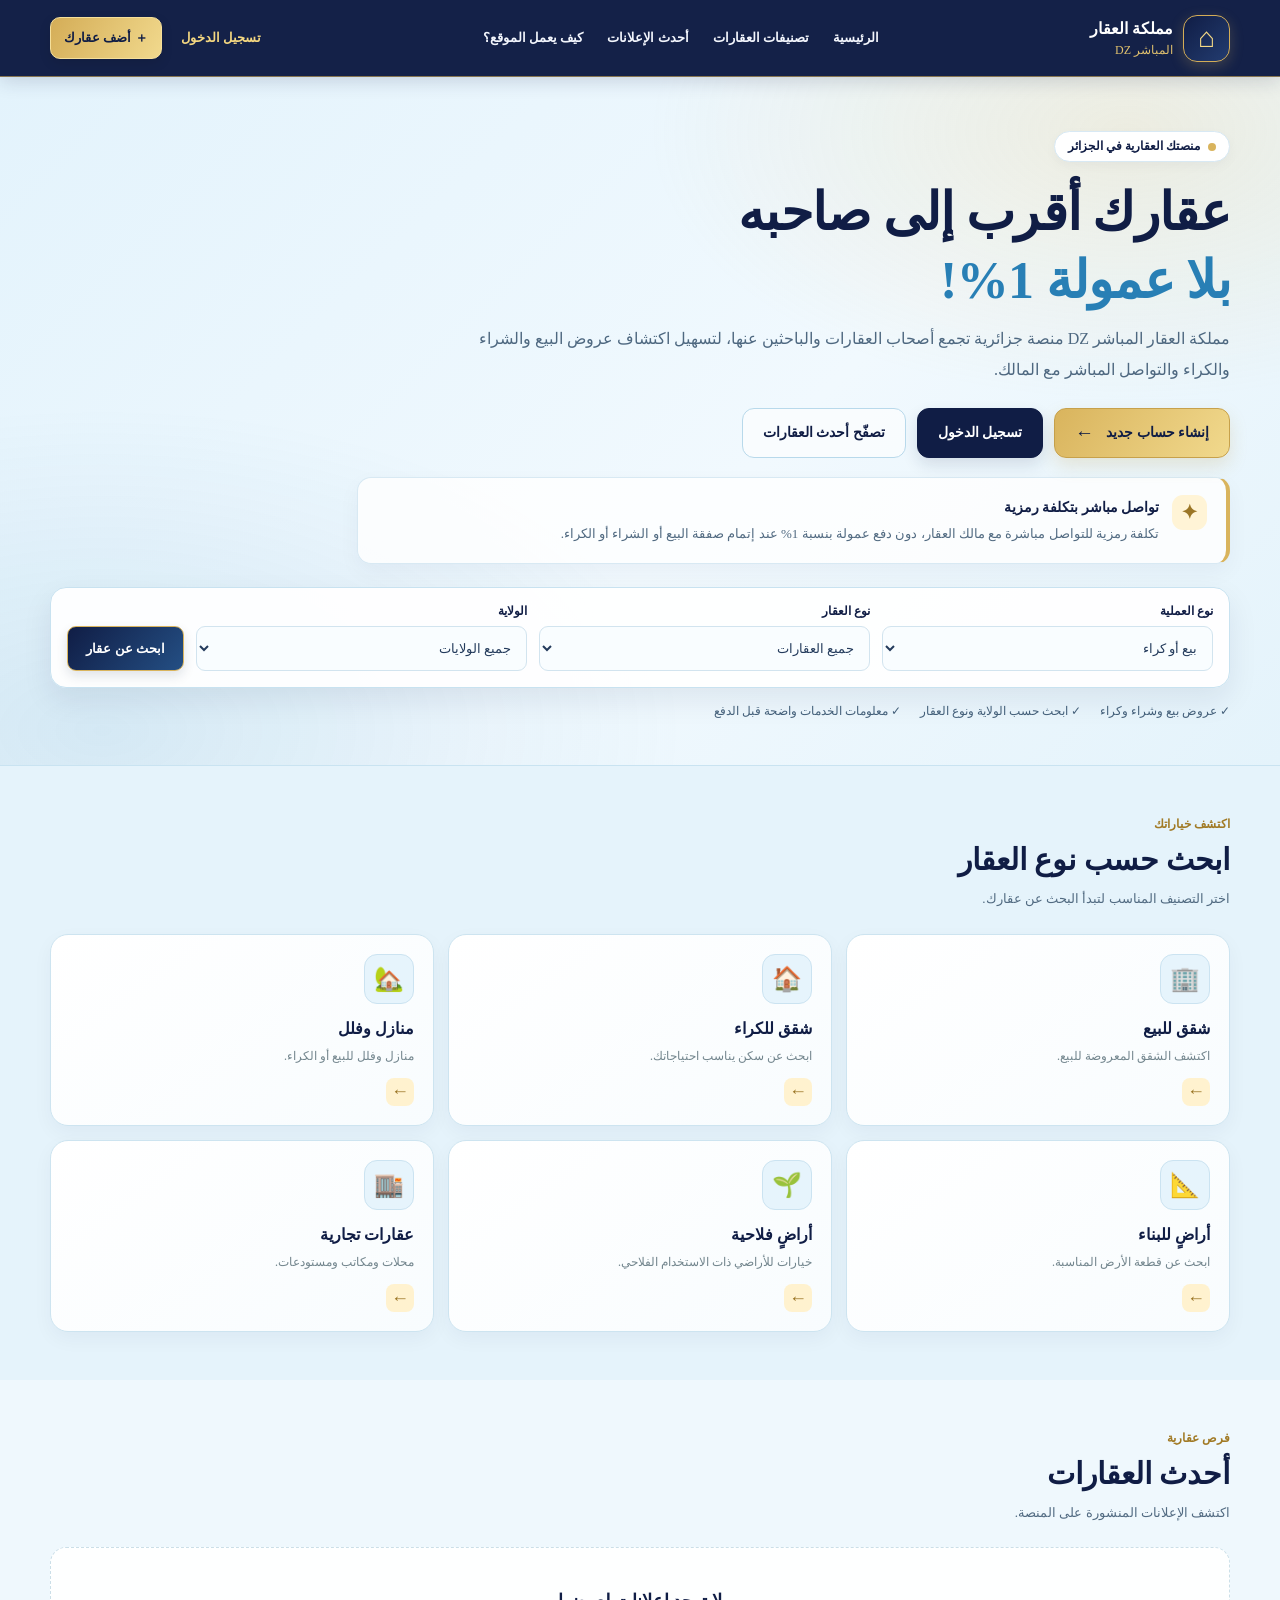
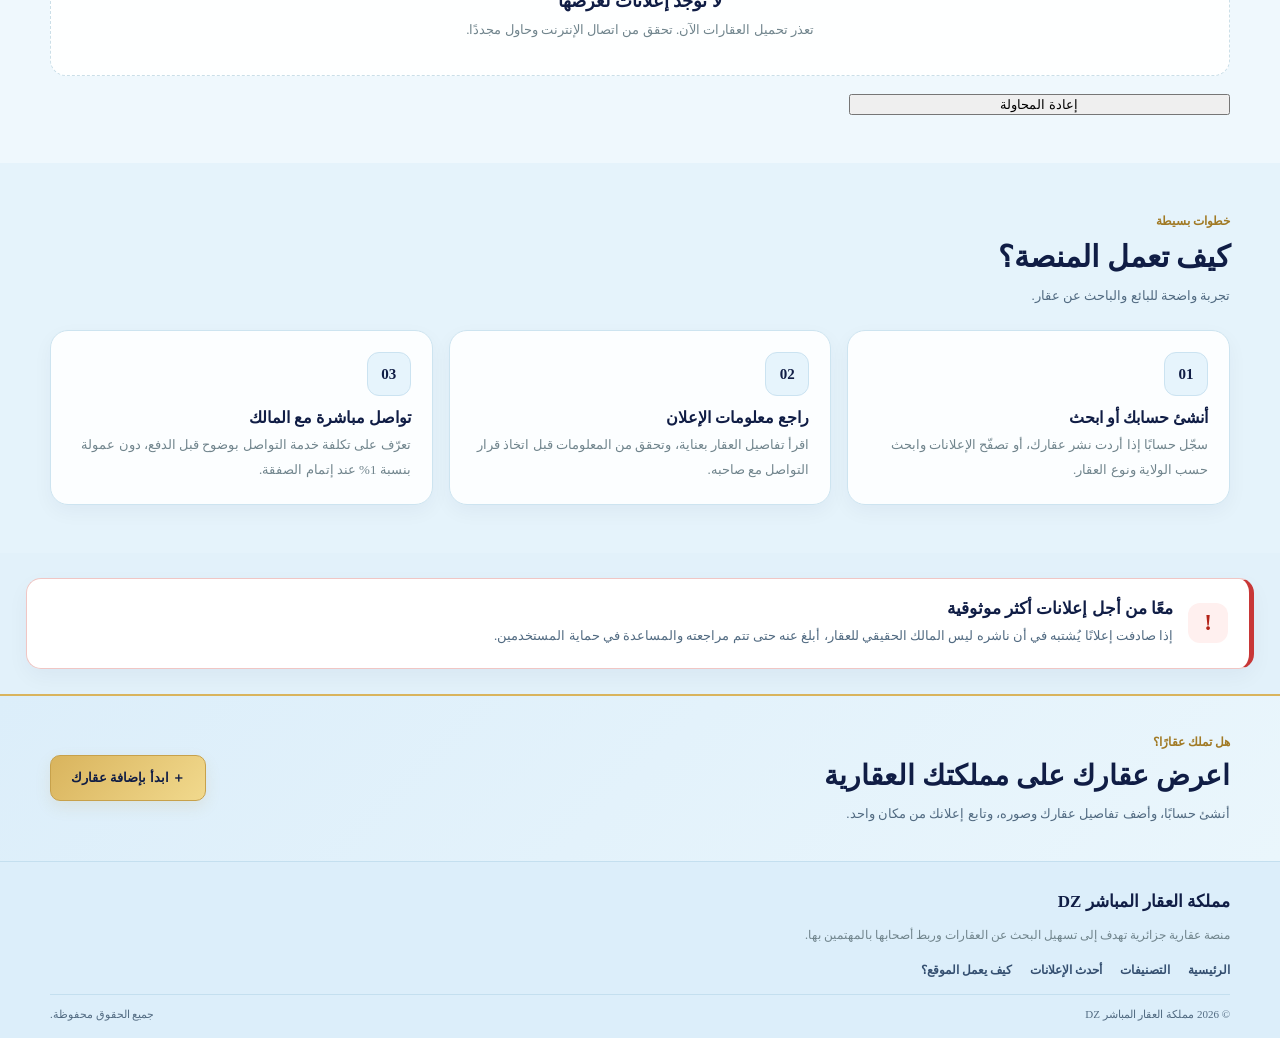
<file: index.html>
<!DOCTYPE html>
<html lang="ar" dir="rtl">
<head>
  <meta charset="UTF-8">
  <meta name="viewport" content="width=device-width, initial-scale=1.0">
  <meta name="theme-color" content="#101d45">
  <meta name="description" content="مملكة العقار المباشر DZ: منصة جزائرية للبحث عن عقارات للبيع والشراء والكراء والتواصل مباشرة مع أصحابها.">
  <title>مملكة العقار المباشر DZ | عقارك أقرب إلى صاحبه</title>
  <link rel="stylesheet" href="style.css?v=4">
  <script src="script.js?v=8" defer></script>
  <style>
    :root{--home-blue:#087fa3;--home-blue-dark:#07566f;--home-gold:#d4ad57;--home-sky:#eaf7fc;--home-light:#f2f9fc;--home-text:#153b4a;--home-muted:#647e89;--home-border:#dcebf1;--home-shadow:0 8px 25px rgba(7,86,111,.07);--home-radius:16px}
    html{scroll-behavior:smooth;scroll-padding-top:95px}body{margin:0;overflow-x:hidden;background:var(--home-sky);color:var(--home-text)}a,button,select{-webkit-tap-highlight-color:transparent}.container{width:min(1180px,calc(100% - 36px));margin-inline:auto}
    .site-header{position:sticky;top:0;z-index:1000;background:rgba(246,252,255,.97);backdrop-filter:blur(14px);border-bottom:1px solid var(--home-border);box-shadow:0 3px 16px rgba(7,86,111,.05)}.header-content{display:flex;align-items:center;justify-content:space-between;gap:16px;min-height:76px}.brand{display:inline-flex;align-items:center;gap:10px;flex-shrink:0;text-decoration:none}.brand-icon{display:flex;align-items:center;justify-content:center;width:45px;height:45px;flex-shrink:0;border-radius:14px;background:linear-gradient(135deg,#07566f,#087fa3);color:#fff;border:1px solid rgba(212,173,87,.9);font-size:28px;box-shadow:0 4px 12px rgba(7,86,111,.14)}.brand-text{display:flex;flex-direction:column;line-height:1.5}.brand-text strong{color:var(--home-blue-dark);font-size:16px}.brand-text small{color:#98772e;font-size:12px}
    .main-nav{display:flex;align-items:center;justify-content:center;gap:16px}.main-nav a{color:#405e6b;font-size:13px;font-weight:700;text-decoration:none;white-space:nowrap;padding:8px 4px;transition:color .2s,background .2s}.main-nav a:hover{color:var(--home-blue)}.main-nav .nav-logout{color:#b42318}.main-nav .nav-admin{color:#176b45;font-weight:900}.header-actions{display:flex;align-items:center;justify-content:flex-start;gap:8px;flex-shrink:0}.login-link{color:var(--home-blue-dark);font-weight:800;text-decoration:none;font-size:13px;padding:10px 11px;border-radius:9px;white-space:nowrap} .login-link:hover{background:#e5f4fa}.stars-balance-button{display:inline-flex;align-items:center;justify-content:center;gap:6px;padding:10px 12px;border:1px solid #d9b45d;border-radius:10px;background:linear-gradient(130deg,#d9b45d,#f1d98d);color:#101d45!important;font-size:12px;font-weight:900;text-decoration:none;white-space:nowrap;box-shadow:0 4px 12px rgba(0,0,0,.12);transition:transform .2s,box-shadow .2s}.stars-balance-button:hover{transform:translateY(-1px);box-shadow:0 7px 16px rgba(0,0,0,.16)}.stars-balance-button[hidden]{display:none!important}.header-add-button{display:inline-flex;align-items:center;justify-content:center;gap:6px;background:linear-gradient(120deg,#07566f,#087fa3);color:#fff!important;border:1px solid var(--home-gold);border-radius:10px;padding:11px 13px;font-size:13px;font-weight:800;text-decoration:none;white-space:nowrap;box-shadow:0 4px 12px rgba(7,86,111,.12);transition:transform .2s,box-shadow .2s}.header-add-button:hover{transform:translateY(-1px);box-shadow:0 7px 17px rgba(7,86,111,.18)}.menu-toggle{display:none;align-items:center;justify-content:center;background:#e8f6fb;border:1px solid #d4e9f1;color:var(--home-blue-dark);border-radius:10px;width:42px;height:42px;font-size:22px;cursor:pointer}
    .hero{position:relative;overflow:hidden;background:radial-gradient(ellipse at 85% 10%,rgba(212,173,87,.17),transparent 35%),radial-gradient(ellipse at 5% 90%,rgba(8,127,163,.1),transparent 36%),linear-gradient(135deg,#e4f5fc 0%,#f2faff 60%,#f9f7ef 100%);padding:52px 0 43px;border-bottom:1px solid #d9ebf2}.hero-content{position:relative;z-index:1}.hero-badge{display:inline-flex;align-items:center;gap:8px;padding:7px 13px;border:1px solid #d1e7ef;border-radius:30px;background:rgba(255,255,255,.78);color:var(--home-blue-dark);font-size:12px;font-weight:800}.hero-badge:before{content:"";width:8px;height:8px;border-radius:50%;background:var(--home-gold)}.hero h1{color:#153b4a;font-size:clamp(34px,4.5vw,52px);line-height:1.3;margin:17px 0 10px;letter-spacing:-.7px}.hero h1 span{color:var(--home-blue)}.hero-description{max-width:650px;color:#5e7884;line-height:1.9;font-size:15px;margin:0 0 22px}.search-box{display:grid;grid-template-columns:repeat(3,minmax(0,1fr)) auto;align-items:end;gap:12px;padding:16px;background:rgba(255,255,255,.95);border:1px solid #dbeaf0;border-radius:16px;box-shadow:0 10px 30px rgba(7,86,111,.09)}.search-field{min-width:0}.search-field label{display:block;margin-bottom:7px;color:#385762;font-size:12px;font-weight:800}.search-field select{width:100%;min-width:0;height:45px;padding:0 11px;border:1px solid #d6e5eb;border-radius:9px;background:#f8fcfe;color:#284651;font:inherit;font-size:13px}.search-field select:focus{outline:2px solid rgba(8,127,163,.15);border-color:var(--home-blue)}.btn-search{min-height:45px;padding:0 18px;border:1px solid var(--home-gold);border-radius:9px;background:linear-gradient(120deg,#07566f,#087fa3);color:#fff;font-weight:800;font-size:13px;cursor:pointer;white-space:nowrap}.hero-notes{display:flex;flex-wrap:wrap;gap:10px 19px;margin-top:16px;color:#56717c;font-size:12px}
    .section{padding:48px 0}.section-heading{margin-bottom:23px}.section-kicker{display:inline-block;color:#95752d;font-size:12px;font-weight:900}.section-heading h2,.owner-content h2{color:#153b4a;font-size:clamp(23px,3vw,30px);line-height:1.5;margin:5px 0}.section-heading p,.owner-content p{color:var(--home-muted);line-height:1.8;margin:0;font-size:13px}.categories-section{background:#edf8fc}.categories-grid{display:grid;grid-template-columns:repeat(3,minmax(0,1fr));gap:14px}.category-card{position:relative;display:flex;flex-direction:column;min-width:0;padding:19px;border:1px solid #dcebf1;border-radius:var(--home-radius);background:linear-gradient(145deg,#fff,#f8fcfe);text-decoration:none;box-shadow:0 4px 13px rgba(7,86,111,.035);transition:transform .2s,border-color .2s,box-shadow .2s}.category-card:hover{transform:translateY(-3px);border-color:#a9d4e2;box-shadow:0 10px 23px rgba(7,86,111,.09)}.category-icon{display:inline-flex;align-items:center;justify-content:center;width:48px;height:48px;border-radius:13px;background:#e9f6fb;border:1px solid #d5eaf2;font-size:24px}.category-card h3{color:#174454;margin:12px 0 5px;font-size:16px;line-height:1.6}.category-card p{color:#73868e;font-size:12px;line-height:1.8;margin:0 0 10px}.category-arrow{display:inline-flex;align-items:center;justify-content:center;width:28px;height:28px;margin-top:auto;border-radius:8px;background:#f8f2e4;color:#95752d;font-size:18px;font-weight:900}
    .latest-section{background:#f4faff}.properties-grid{display:grid;grid-template-columns:repeat(3,minmax(0,1fr));gap:18px}.empty-state{text-align:center;background:rgba(255,255,255,.9);border:1px dashed #cbdfe8;border-radius:16px;padding:32px 18px}.empty-icon{font-size:40px}.empty-state h3{color:#174454;margin:10px 0 6px;font-size:18px}.empty-state p{max-width:520px;margin:auto;color:#71858d;line-height:1.9;font-size:13px}.how-section{background:#eaf6fb}.steps-grid{display:grid;grid-template-columns:repeat(3,minmax(0,1fr));gap:16px}.step-card{padding:21px;border:1px solid #d7e8ef;border-radius:var(--home-radius);background:rgba(255,255,255,.9);box-shadow:0 4px 13px rgba(7,86,111,.035)}.step-number{display:inline-flex;align-items:center;justify-content:center;width:42px;height:42px;border-radius:12px;background:#e8f5fa;border:1px solid #d1e7ef;color:var(--home-blue-dark);font-size:15px;font-weight:900}.step-card h3{color:#174454;margin:12px 0 6px;font-size:16px}.step-card p{color:#71858d;line-height:1.9;font-size:13px;margin:0}
    .owner-section{padding:36px 0;background:radial-gradient(ellipse at 15% 50%,rgba(212,173,87,.18),transparent 40%),linear-gradient(125deg,#06485e,#087fa3);border-top:3px solid var(--home-gold)}.owner-content{display:flex;align-items:center;justify-content:space-between;gap:25px}.owner-content .section-kicker{color:#f0d99f}.owner-content h2{color:#fff;font-size:clamp(22px,3vw,28px)}.owner-content p{color:#d9edf2;max-width:650px}.btn-light{display:inline-flex;align-items:center;justify-content:center;padding:13px 20px;border:1px solid var(--home-gold);border-radius:10px;background:#fff;color:var(--home-blue-dark);font-weight:900;font-size:13px;text-decoration:none;white-space:nowrap}.site-footer{background:#eaf5fa;border-top:1px solid #d8e8ef;padding:29px 0 17px}.footer-brand{display:inline-block;color:#07566f;font-size:17px;font-weight:900;text-decoration:none}.footer-content>p{color:#71858d;font-size:12px;line-height:1.9}.footer-links{display:flex;flex-wrap:wrap;gap:10px 18px;margin:16px 0}.footer-links a{color:#45636e;font-size:12px;font-weight:700;text-decoration:none}.footer-bottom{display:flex;align-items:center;justify-content:space-between;gap:12px;padding-top:13px;border-top:1px solid #d8e8ef;color:#71858d;font-size:11px}.footer-bottom p{margin:0}
    @media(max-width:1050px){.header-content{flex-wrap:wrap;padding:10px 0}.main-nav{order:3;width:100%;justify-content:center;flex-wrap:wrap;gap:8px 16px;padding:5px 0 2px}.search-box{grid-template-columns:repeat(2,minmax(0,1fr))}.btn-search{width:100%}.hero{padding-top:43px;padding-bottom:36px}}
    @media(min-width:701px) and (max-width:900px){.categories-grid,.properties-grid,.steps-grid{grid-template-columns:repeat(2,minmax(0,1fr))}.header-content{gap:12px}}
    @media(max-width:700px){.container{width:calc(100% - 28px)}.header-content{display:flex;flex-wrap:wrap;gap:9px;min-height:auto;padding:10px 0}.brand{margin-left:auto}.brand-icon{width:41px;height:41px;border-radius:12px;font-size:25px}.brand-text strong{font-size:15px}.brand-text small{font-size:11px}.menu-toggle{display:inline-flex;order:2}.header-actions{order:3;width:100%;justify-content:flex-start;gap:7px;padding-top:4px}.header-add-button{flex:1;max-width:220px;padding:10px 9px;font-size:12px}.main-nav{display:none;order:4;width:100%;align-items:stretch;flex-direction:column;gap:0;padding:7px 0;border-top:1px solid #dcebf1}.main-nav.open{display:flex}.main-nav a{display:block;padding:11px 9px;border-radius:8px;font-size:13px}.main-nav a:hover{background:#e8f6fb}.hero{padding:32px 0 27px}.hero h1{font-size:clamp(31px,8vw,38px);margin-top:14px}.hero-description{font-size:13px;line-height:1.9;margin-bottom:17px}.hero-badge{font-size:11px;padding:7px 11px}.search-box{grid-template-columns:minmax(0,1fr);padding:13px;gap:11px;border-radius:13px}.search-field select,.btn-search{height:45px;min-height:45px}.hero-notes{gap:8px 13px;font-size:11px;line-height:1.7}.section{padding:30px 0}.section-heading{margin-bottom:17px}.section-heading h2{font-size:23px}.section-heading p{font-size:12px}.categories-grid{grid-template-columns:repeat(2,minmax(0,1fr));gap:10px}.category-card{padding:13px 12px;border-radius:13px}.category-icon{width:41px;height:41px;border-radius:11px;font-size:21px}.category-card h3{font-size:13px;line-height:1.6;margin:9px 0 4px}.category-card p{font-size:11px;line-height:1.7;margin-bottom:8px}.category-arrow{width:25px;height:25px;font-size:16px}.properties-grid{grid-template-columns:minmax(0,1fr);gap:13px}.empty-state{padding:25px 13px;border-radius:13px}.empty-icon{font-size:35px}.empty-state h3{font-size:16px}.empty-state p{font-size:12px}.steps-grid{grid-template-columns:minmax(0,1fr);gap:10px}.step-card{padding:16px;border-radius:13px}.step-number{width:37px;height:37px;border-radius:10px;font-size:13px}.step-card h3{margin:9px 0 5px;font-size:15px}.step-card p{font-size:12px}.owner-section{padding:27px 0}.owner-content{align-items:stretch;flex-direction:column;gap:15px}.owner-content h2{font-size:22px;line-height:1.5}.owner-content p{font-size:12px}.btn-light{width:100%;box-sizing:border-box;padding:12px 15px}.site-footer{padding-top:23px}.footer-brand{font-size:15px}.footer-content>p{font-size:11px}.footer-links{gap:10px 14px;margin:13px 0}.footer-links a{font-size:11px}.footer-bottom{align-items:flex-start;flex-direction:column;gap:6px;font-size:10px}}
    @media(max-width:360px){.container{width:calc(100% - 22px)}.brand{gap:7px}.brand-text strong{font-size:13px}.brand-icon{width:37px;height:37px;font-size:22px}.categories-grid{gap:8px}.category-card{padding:11px 9px}.category-card h3{font-size:12px}.category-card p{font-size:10px}}
    @media(prefers-reduced-motion:reduce){html{scroll-behavior:auto}*,*::before,*::after{transition-duration:.01ms!important;animation-duration:.01ms!important}}
    /* ROYAL BLUE + GOLD BRAND REFRESH */
    :root{--home-blue:#287fb5;--home-blue-dark:#101d45;--home-gold:#d9b45d;--home-sky:#e7f5fc;--home-light:#f2f9fd;--home-text:#101d45;--home-muted:#526b82;--home-border:#c9e3f1;--home-shadow:0 12px 30px rgba(16,29,69,.08);--home-radius:18px}
    body{background:#e7f5fc;color:#101d45}
    .site-header{background:rgba(16,29,69,.98);border-bottom:2px solid #d9b45d;box-shadow:0 8px 24px rgba(16,29,69,.16)}
    .brand-icon{background:linear-gradient(145deg,#d9b45d,#f2d98f);color:#101d45;border:1px solid #fff0be;box-shadow:0 4px 14px rgba(217,180,93,.22)}
    .brand-text strong{color:#fff}.brand-text small{color:#e8c96f}
    .main-nav a{color:#f4f7ff}.main-nav a:hover{color:#f1cf72;background:rgba(255,255,255,.06)}.main-nav .nav-logout{color:#ffaaa5}.main-nav .nav-admin{color:#f1cf72}
    .login-link{color:#fff}.login-link:hover{background:rgba(255,255,255,.1);color:#f4d47e}
    .header-add-button{background:linear-gradient(130deg,#d9b45d,#f1d98d);color:#101d45!important;border-color:#fff0be;box-shadow:0 5px 16px rgba(217,180,93,.18)}
    .menu-toggle{background:rgba(255,255,255,.08);border-color:rgba(217,180,93,.65);color:#f4d47e}
    .hero{background:radial-gradient(ellipse at 88% 8%,rgba(217,180,93,.18),transparent 30%),radial-gradient(ellipse at 8% 95%,rgba(40,127,181,.12),transparent 35%),linear-gradient(135deg,#e3f3fc 0%,#f1f9fe 58%,#e4f3fb 100%);border-bottom:1px solid #c9e3f1;padding-top:54px;padding-bottom:46px}
    .hero-badge{background:#fff;border-color:#d8e9f4;color:#101d45;box-shadow:0 4px 12px rgba(16,29,69,.04)}.hero-badge:before{background:#d9b45d}
    .hero h1{color:#101d45;max-width:900px}.hero h1 span{color:#287fb5}
    .hero-description{color:#4e6880;max-width:760px;font-size:16px}
    .hero-actions{display:flex;align-items:center;flex-wrap:wrap;gap:11px;margin:23px 0 19px}
    .hero-actions a{display:inline-flex;align-items:center;justify-content:center;gap:12px;min-height:48px;padding:0 20px;border-radius:12px;font-size:14px;font-weight:900;text-decoration:none;transition:transform .2s,box-shadow .2s,background .2s}
    .hero-actions a:hover{transform:translateY(-2px)}
    .hero-register{background:linear-gradient(125deg,#d9b45d,#f1d98d);color:#101d45;border:1px solid #c7a14b;box-shadow:0 8px 18px rgba(185,143,49,.18)}
    .hero-register span{font-size:19px}.hero-login{background:#101d45;color:#fff;border:1px solid #101d45;box-shadow:0 7px 16px rgba(16,29,69,.12)}
    .hero-browse{background:rgba(255,255,255,.6);color:#101d45;border:1px solid #b8d9eb}
    .commission-notice{display:flex;align-items:flex-start;gap:13px;max-width:830px;margin:0 0 23px;padding:17px 19px;background:rgba(255,255,255,.82);border:1px solid #d8e9f3;border-right:4px solid #d9b45d;border-radius:14px;box-shadow:0 8px 22px rgba(16,29,69,.045)}
    .notice-icon{display:flex;align-items:center;justify-content:center;flex:0 0 35px;width:35px;height:35px;border-radius:11px;background:#fff4d6;color:#9b7626;font-size:20px;font-weight:900}
    .commission-notice p{margin:0;color:#526b82;font-size:13px;line-height:1.9}.commission-notice strong{color:#101d45;font-size:14px}
    .search-box{border-color:#c8e2f0;box-shadow:0 12px 30px rgba(16,29,69,.08)}.search-field label{color:#101d45}.search-field select{border-color:#d2e4ef;background:#f9fdff;color:#243b5c}.btn-search{background:linear-gradient(130deg,#101d45,#244f84);border-color:#d9b45d;color:#fff;box-shadow:0 5px 12px rgba(16,29,69,.12)}
    .hero-notes{color:#435f79}.section{background:#eaf6fc}.categories-section,.how-section{background:#e5f3fb}.latest-section{background:#eff8fd}
    .section-heading h2,.owner-content h2{color:#101d45}.section-kicker{color:#a17a25}.category-card,.step-card{border-color:#cde4f0;box-shadow:0 7px 20px rgba(16,29,69,.045)}.category-card h3,.step-card h3,.empty-state h3{color:#101d45}.category-icon,.step-number{background:#e6f4fc;border-color:#cbe3f1;color:#101d45}.category-arrow{background:#fff2cf;color:#9a7524}
    .report-section{padding:25px 0;background:#e2f1fa}.report-content{display:flex;align-items:center;gap:15px;padding:19px 21px;background:#fff;border:1px solid #f0c6c4;border-right:5px solid #c83737;border-radius:15px;box-shadow:0 8px 22px rgba(16,29,69,.045)}.report-symbol{display:flex;align-items:center;justify-content:center;flex:0 0 40px;width:40px;height:40px;border-radius:12px;background:#fff0ef;color:#b42318;font-size:23px;font-weight:900}.report-content h2{margin:0 0 5px;color:#101d45;font-size:17px}.report-content p{margin:0;color:#526b82;font-size:13px;line-height:1.9}
    .owner-section{background:linear-gradient(135deg,#dceefa,#eaf6fc);border-top:2px solid #d9b45d}.owner-content .section-kicker{color:#a17a25}.owner-content h2{color:#101d45}.owner-content p{color:#526b82}.btn-light{background:linear-gradient(130deg,#d9b45d,#f1d98d);color:#101d45;border-color:#c7a14b;box-shadow:0 6px 16px rgba(185,143,49,.12)}
    .site-footer{background:#dceefa;border-top:1px solid #c4dfef}.footer-brand{color:#101d45}.footer-links a{color:#344f70}.footer-bottom{border-color:#c4dfef;color:#526b82}
    /* Header brand: night blue with gold accents */
    .site-header{background:rgba(16,29,69,.98);border-bottom:1px solid rgba(212,173,87,.6);box-shadow:0 4px 18px rgba(16,29,69,.16)}
    .brand-icon{background:linear-gradient(135deg,#101d45,#233c70);color:#f5d985;border-color:#d4ad57}
    .brand-text strong{color:#fff}.brand-text small{color:#e1c16e}
    .main-nav a{color:#f2f5fc}.main-nav a:hover{color:#f0d27c;background:rgba(255,255,255,.06)}
    .main-nav .nav-logout{color:#ffb7b2}.main-nav .nav-admin{color:#f0d27c}
    .login-link{color:#f4d780}.login-link:hover{background:rgba(255,255,255,.08)}
    .header-add-button{background:linear-gradient(120deg,#d4ad57,#f1d98d);color:#101d45!important;border-color:#f5df9a;box-shadow:0 4px 12px rgba(0,0,0,.12)}
    .stars-balance-button{background:linear-gradient(120deg,#d4ad57,#f1d98d);color:#101d45!important;border-color:#f5df9a}
    .menu-toggle{background:rgba(255,255,255,.08);border-color:rgba(212,173,87,.6);color:#f5d985}
    @media(max-width:700px){.main-nav{border-top-color:rgba(212,173,87,.35)}}
    @media(max-width:700px){.hero{padding-top:33px;padding-bottom:29px}.hero-description{font-size:13px}.hero-actions{display:grid;grid-template-columns:1fr 1fr;gap:9px;margin:18px 0 15px}.hero-actions a{min-height:45px;padding:0 10px;font-size:12px}.hero-browse{grid-column:1/-1}.commission-notice{padding:13px;gap:10px;margin-bottom:17px}.commission-notice p{font-size:12px}.commission-notice strong{font-size:13px}.report-section{padding:19px 0}.report-content{align-items:flex-start;padding:14px;gap:11px}.report-symbol{flex-basis:34px;width:34px;height:34px}.report-content h2{font-size:15px}.report-content p{font-size:12px}}
  </style>
</head>
<body>
  <header class="site-header">
    <div class="container header-content">
      <a href="index.html" class="brand" aria-label="الصفحة الرئيسية"><span class="brand-icon">⌂</span><span class="brand-text"><strong>مملكة العقار</strong><small>المباشر DZ</small></span></a>
      <button class="menu-toggle" id="menuToggle" type="button" aria-label="فتح القائمة" aria-expanded="false" aria-controls="mainNav">☰</button>
      <nav class="main-nav" id="mainNav" aria-label="القائمة الرئيسية">
        <a href="#home">الرئيسية</a>
        <a href="#categories">تصنيفات العقارات</a>
        <a href="#latest">أحدث الإعلانات</a>
        <a href="#how-it-works">كيف يعمل الموقع؟</a>
        <a href="admin.html" id="adminDashboardLink" class="nav-admin" hidden>لوحة التحكم</a>
        <a href="index.html" id="siteLogoutLink" class="nav-logout" data-logout hidden>تسجيل الخروج</a>
      </nav>
      <div class="header-actions" id="headerActions">
        <a href="login.html" class="login-link" id="loginLink">تسجيل الدخول</a>
<a href="https://t.me/DirectRealEstateDZ_Bot" class="stars-balance-button" id="starsBalanceLink" data-bot-url="https://t.me/DirectRealEstateDZ_Bot" aria-label="شراء النجوم" hidden>⭐ رصيد النجوم</a> 
        <a href="register.html" class="header-add-button" id="addPropertyLink">＋ أضف عقارك</a>
      </div>
    </div>
  </header>

  <main>
    <section class="hero" id="home"><div class="container hero-content">
      <span class="hero-badge">منصتك العقارية في الجزائر</span>
      <h1>عقارك أقرب إلى صاحبه<br><span>بلا عمولة 1%!</span></h1>
      <p class="hero-description">مملكة العقار المباشر DZ منصة جزائرية تجمع أصحاب العقارات والباحثين عنها، لتسهيل اكتشاف عروض البيع والشراء والكراء والتواصل المباشر مع المالك.</p>
      <div class="hero-actions" aria-label="خيارات الحساب">
        <a href="register.html" class="hero-register">إنشاء حساب جديد <span aria-hidden="true">←</span></a>
        <a href="login.html" class="hero-login">تسجيل الدخول</a>
        <a href="#latest" class="hero-browse">تصفّح أحدث العقارات</a>
      </div>
      <div class="commission-notice"><span class="notice-icon" aria-hidden="true">✦</span><p><strong>تواصل مباشر بتكلفة رمزية</strong><br>تكلفة رمزية للتواصل مباشرة مع مالك العقار، دون دفع عمولة بنسبة 1% عند إتمام صفقة البيع أو الشراء أو الكراء.</p></div>
      <form class="search-box" id="searchForm">
        <div class="search-field"><label for="operation">نوع العملية</label><select id="operation" name="operation"><option value="">بيع أو كراء</option><option value="sale">للبيع</option><option value="rent">للكراء</option></select></div>
        <div class="search-field"><label for="propertyType">نوع العقار</label><select id="propertyType" name="category"><option value="">جميع العقارات</option><option value="apartment">شقة</option><option value="house">منزل</option><option value="land">أرض للبناء</option><option value="farm">أرض فلاحية</option><option value="commercial">عقار تجاري</option></select></div>
        <div class="search-field"><label for="wilaya">الولاية</label><select id="wilaya" name="wilaya"><option value="">جميع الولايات</option></select></div>
        <button type="submit" class="btn-search">ابحث عن عقار</button>
      </form>
      <div class="hero-notes"><span>✓ عروض بيع وشراء وكراء</span><span>✓ ابحث حسب الولاية ونوع العقار</span><span>✓ معلومات الخدمات واضحة قبل الدفع</span></div>
    </div></section>

    <section class="section categories-section" id="categories"><div class="container">
      <div class="section-heading"><span class="section-kicker">اكتشف خياراتك</span><h2>ابحث حسب نوع العقار</h2><p>اختر التصنيف المناسب لتبدأ البحث عن عقارك.</p></div>
      <div class="categories-grid">
        <a href="#latest" class="category-card" data-category="apartment" data-operation="sale"><span class="category-icon">🏢</span><h3>شقق للبيع</h3><p>اكتشف الشقق المعروضة للبيع.</p><span class="category-arrow">←</span></a>
        <a href="#latest" class="category-card" data-category="apartment" data-operation="rent"><span class="category-icon">🏠</span><h3>شقق للكراء</h3><p>ابحث عن سكن يناسب احتياجاتك.</p><span class="category-arrow">←</span></a>
        <a href="#latest" class="category-card" data-category="house"><span class="category-icon">🏡</span><h3>منازل وفلل</h3><p>منازل وفلل للبيع أو الكراء.</p><span class="category-arrow">←</span></a>
        <a href="#latest" class="category-card" data-category="land"><span class="category-icon">📐</span><h3>أراضٍ للبناء</h3><p>ابحث عن قطعة الأرض المناسبة.</p><span class="category-arrow">←</span></a>
        <a href="#latest" class="category-card" data-category="farm"><span class="category-icon">🌱</span><h3>أراضٍ فلاحية</h3><p>خيارات للأراضي ذات الاستخدام الفلاحي.</p><span class="category-arrow">←</span></a>
        <a href="#latest" class="category-card" data-category="commercial"><span class="category-icon">🏬</span><h3>عقارات تجارية</h3><p>محلات ومكاتب ومستودعات.</p><span class="category-arrow">←</span></a>
      </div>
    </div></section>

    <section class="section latest-section" id="latest"><div class="container">
      <div class="section-heading"><span class="section-kicker">فرص عقارية</span><h2>أحدث العقارات</h2><p>اكتشف الإعلانات المنشورة على المنصة.</p></div>
      <div class="properties-grid" id="propertiesGrid"><div class="empty-state"><span class="empty-icon">🏘️</span><h3>جارٍ البحث عن العقارات</h3><p>نعرض هنا الإعلانات المنشورة بعد تحميلها من قاعدة البيانات.</p></div></div>
    </div></section>

    <section class="section how-section" id="how-it-works"><div class="container">
      <div class="section-heading"><span class="section-kicker">خطوات بسيطة</span><h2>كيف تعمل المنصة؟</h2><p>تجربة واضحة للبائع والباحث عن عقار.</p></div>
      <div class="steps-grid">
        <article class="step-card"><span class="step-number">01</span><h3>أنشئ حسابك أو ابحث</h3><p>سجّل حسابًا إذا أردت نشر عقارك، أو تصفّح الإعلانات وابحث حسب الولاية ونوع العقار.</p></article>
        <article class="step-card"><span class="step-number">02</span><h3>راجع معلومات الإعلان</h3><p>اقرأ تفاصيل العقار بعناية، وتحقق من المعلومات قبل اتخاذ قرار التواصل مع صاحبه.</p></article>
        <article class="step-card"><span class="step-number">03</span><h3>تواصل مباشرة مع المالك</h3><p>تعرّف على تكلفة خدمة التواصل بوضوح قبل الدفع، دون عمولة بنسبة 1% عند إتمام الصفقة.</p></article>
      </div>
    </div></section>

    <section class="report-section" aria-labelledby="reportTitle"><div class="container report-content"><span class="report-symbol" aria-hidden="true">!</span><div><h2 id="reportTitle">معًا من أجل إعلانات أكثر موثوقية</h2><p>إذا صادفت إعلانًا يُشتبه في أن ناشره ليس المالك الحقيقي للعقار، أبلغ عنه حتى تتم مراجعته والمساعدة في حماية المستخدمين.</p></div></div></section>

    <section class="owner-section"><div class="container owner-content"><div><span class="section-kicker">هل تملك عقارًا؟</span><h2>اعرض عقارك على مملكتك العقارية</h2><p>أنشئ حسابًا، وأضف تفاصيل عقارك وصوره، وتابع إعلانك من مكان واحد.</p></div><a href="register.html" class="btn-light" id="ownerAddPropertyLink">＋ ابدأ بإضافة عقارك</a></div></section>
  </main>

  <footer class="site-footer"><div class="container footer-content">
    <a href="index.html" class="footer-brand">مملكة العقار المباشر DZ</a>
    <p>منصة عقارية جزائرية تهدف إلى تسهيل البحث عن العقارات وربط أصحابها بالمهتمين بها.</p>
    <div class="footer-links"><a href="#home">الرئيسية</a><a href="#categories">التصنيفات</a><a href="#latest">أحدث الإعلانات</a><a href="#how-it-works">كيف يعمل الموقع؟</a></div>
    <div class="footer-bottom"><p>© <span id="currentYear">2026</span> مملكة العقار المباشر DZ</p><p>جميع الحقوق محفوظة.</p></div>
  </div></footer>
</body>
</html>
</file>
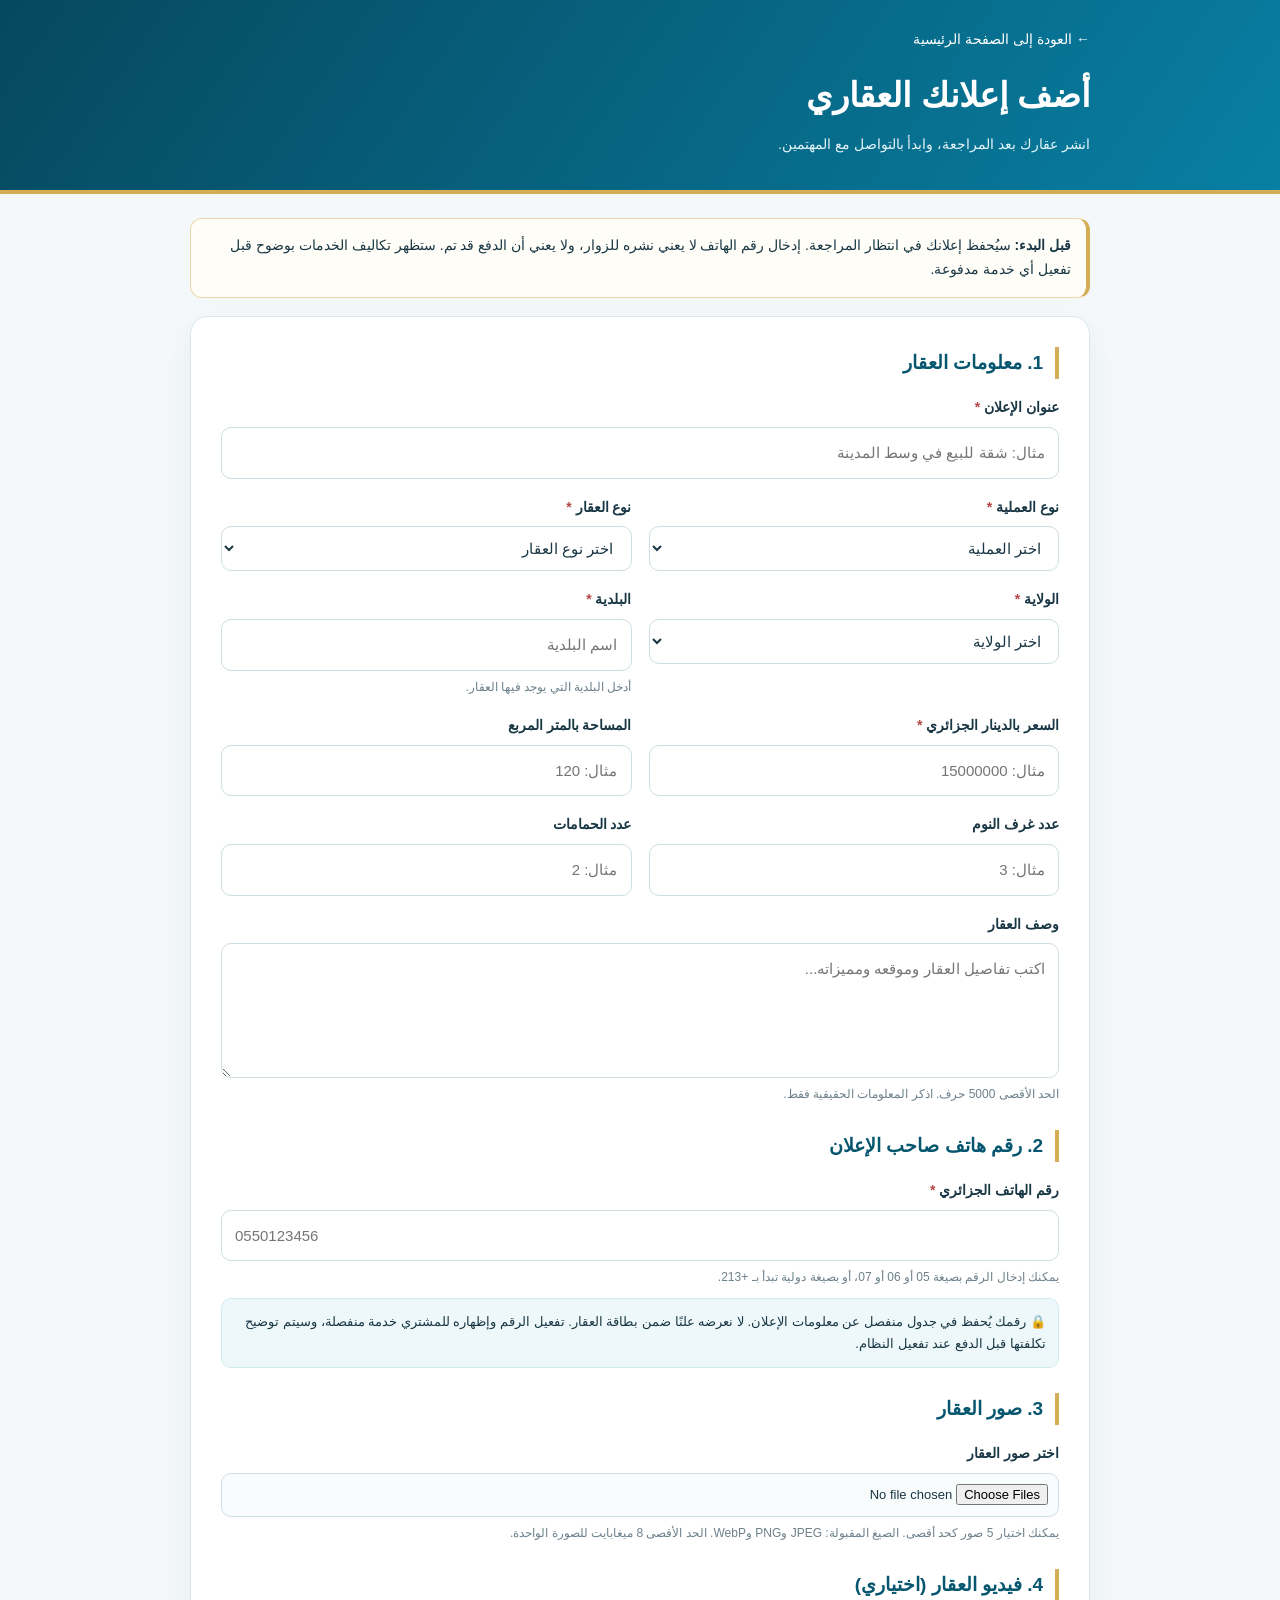
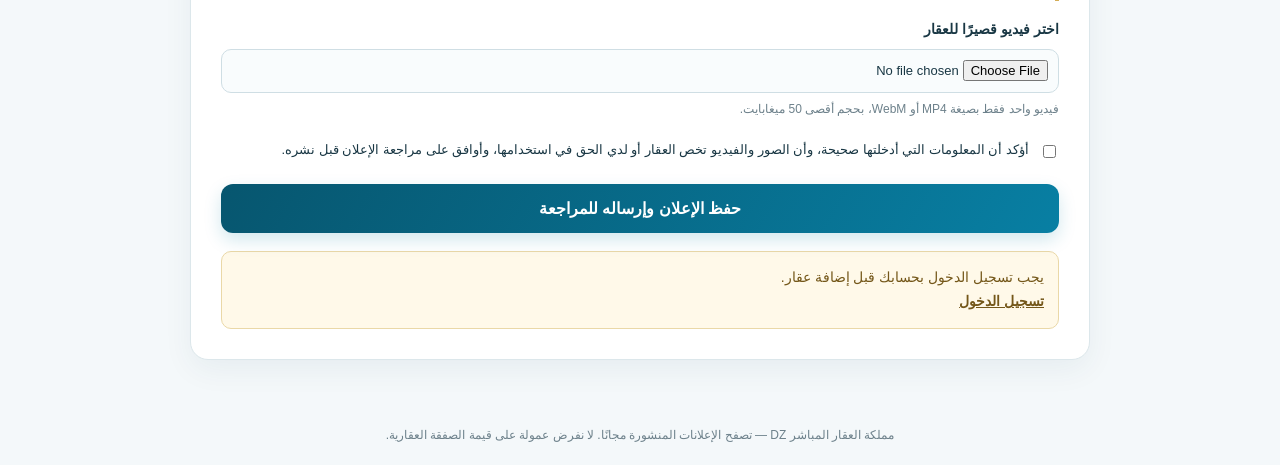
<file: add-property.html>
<!DOCTYPE html>
<html lang="ar" dir="rtl">
<head>
  <meta charset="UTF-8">
  <meta name="viewport" content="width=device-width, initial-scale=1.0">

  <title>إضافة إعلان عقاري | مملكة العقار المباشر DZ</title>
  <meta name="description" content="أضف إعلانك العقاري إلى مملكة العقار المباشر DZ.">

  <link rel="stylesheet" href="style.css?v=4">

  <style>
    :root {
      --form-blue: #087fa3;
      --form-blue-dark: #07566f;
      --form-gold: #d4ad57;
      --form-bg: #f4f8fa;
      --form-text: #193744;
      --form-muted: #6d818b;
      --form-border: #dce7eb;
    }

    * {
      box-sizing: border-box;
    }

    body {
      margin: 0;
      background: var(--form-bg);
      color: var(--form-text);
      font-family: Arial, Tahoma, sans-serif;
      line-height: 1.7;
    }

    .add-header {
      background: linear-gradient(125deg, #06485e, #087fa3);
      color: white;
      padding: 25px 16px 34px;
      border-bottom: 4px solid var(--form-gold);
    }

    .add-header-inner {
      max-width: 900px;
      margin: auto;
    }

    .back-link {
      display: inline-block;
      color: white;
      text-decoration: none;
      margin-bottom: 15px;
      font-size: 14px;
    }

    .back-link:hover {
      color: #ffe6a7;
    }

    .add-header h1 {
      margin: 0 0 8px;
      font-size: clamp(24px, 5vw, 34px);
    }

    .add-header p {
      margin: 0;
      color: #e3f5fa;
      font-size: 14px;
    }

    .add-container {
      width: min(900px, calc(100% - 24px));
      margin: 24px auto 45px;
    }

    .notice {
      background: #fffdf7;
      border: 1px solid #ead8a7;
      border-right: 4px solid var(--form-gold);
      border-radius: 12px;
      padding: 15px;
      margin-bottom: 18px;
      font-size: 14px;
    }

    .form-card {
      background: white;
      border: 1px solid var(--form-border);
      border-radius: 18px;
      padding: clamp(16px, 4vw, 30px);
      box-shadow: 0 10px 30px rgba(10, 68, 87, 0.06);
    }

    .section-title {
      margin: 25px 0 17px;
      padding-right: 12px;
      border-right: 4px solid var(--form-gold);
      color: var(--form-blue-dark);
      font-size: 19px;
    }

    .section-title:first-child {
      margin-top: 0;
    }

    .form-grid {
      display: grid;
      grid-template-columns: repeat(2, minmax(0, 1fr));
      gap: 17px;
    }

    .field {
      min-width: 0;
    }

    .field.full {
      grid-column: 1 / -1;
    }

    .field label {
      display: block;
      font-size: 14px;
      font-weight: 700;
      margin-bottom: 7px;
    }

    .required {
      color: #b54747;
    }

    .field input,
    .field select,
    .field textarea {
      display: block;
      width: 100%;
      min-width: 0;
      border: 1px solid #cfdee4;
      background: #fff;
      color: var(--form-text);
      padding: 12px 13px;
      border-radius: 10px;
      font: inherit;
      font-size: 15px;
      outline: none;
      transition: border-color .2s, box-shadow .2s;
    }

    .field input:focus,
    .field select:focus,
    .field textarea:focus {
      border-color: var(--form-blue);
      box-shadow: 0 0 0 3px rgba(8, 127, 163, .1);
    }

    .field textarea {
      min-height: 135px;
      resize: vertical;
    }

    .field input[type="file"] {
      padding: 10px;
      background: #f9fcfd;
      font-size: 13px;
    }

    .help-text {
      color: var(--form-muted);
      font-size: 12px;
      margin-top: 6px;
    }

    .phone-note {
      background: #eef8fb;
      border: 1px solid #d1eaf1;
      border-radius: 10px;
      padding: 12px;
      font-size: 13px;
      margin-top: 10px;
    }

    .check-row {
      display: flex;
      gap: 10px;
      align-items: flex-start;
      font-size: 13px;
      margin-top: 20px;
    }

    .check-row input {
      margin-top: 6px;
      accent-color: var(--form-blue);
      flex-shrink: 0;
    }

    .submit-button {
      width: 100%;
      margin-top: 23px;
      border: none;
      border-radius: 12px;
      padding: 15px;
      background: linear-gradient(120deg, var(--form-blue-dark), var(--form-blue));
      color: white;
      font-size: 16px;
      font-weight: 700;
      cursor: pointer;
      box-shadow: 0 7px 17px rgba(8, 127, 163, .18);
    }

    .submit-button:hover {
      filter: brightness(1.05);
    }

    .submit-button:disabled {
      opacity: .65;
      cursor: wait;
    }

    .form-message {
      display: none;
      margin-top: 18px;
      border-radius: 10px;
      padding: 14px;
      font-size: 14px;
      overflow-wrap: anywhere;
    }

    .form-message.success {
      display: block;
      background: #edf9f0;
      color: #205c31;
      border: 1px solid #bce4c6;
    }

    .form-message.error {
      display: block;
      background: #fff0f0;
      color: #8a2828;
      border: 1px solid #efc3c3;
    }

    .form-message.warning {
      display: block;
      background: #fff9e9;
      color: #745719;
      border: 1px solid #ead8a7;
    }

    .form-message a {
      color: inherit;
      font-weight: 700;
    }

    .add-footer {
      text-align: center;
      color: var(--form-muted);
      font-size: 12px;
      padding: 20px 10px;
    }

    @media (max-width: 600px) {
      .form-grid {
        grid-template-columns: 1fr;
        gap: 14px;
      }

      .field.full {
        grid-column: auto;
      }

      .add-container {
        width: calc(100% - 20px);
        margin-top: 16px;
      }

      .form-card {
        border-radius: 14px;
      }
    }
  </style>
</head>

<body>

  <header class="add-header">
    <div class="add-header-inner">
      <a class="back-link" href="index.html">← العودة إلى الصفحة الرئيسية</a>

      <h1>أضف إعلانك العقاري</h1>

      <p>
        انشر عقارك بعد المراجعة، وابدأ بالتواصل مع المهتمين.
      </p>
    </div>
  </header>

  <main class="add-container">

    <div class="notice">
      <strong>قبل البدء:</strong>
      سيُحفظ إعلانك في انتظار المراجعة.
      إدخال رقم الهاتف لا يعني نشره للزوار، ولا يعني أن الدفع قد تم.
      ستظهر تكاليف الخدمات بوضوح قبل تفعيل أي خدمة مدفوعة.
    </div>

    <section class="form-card">

      <form id="addPropertyForm">

        <h2 class="section-title">1. معلومات العقار</h2>

        <div class="form-grid">

          <div class="field full">
            <label for="title">
              عنوان الإعلان <span class="required">*</span>
            </label>

            <input
              type="text"
              id="title"
              name="title"
              minlength="5"
              maxlength="150"
              placeholder="مثال: شقة للبيع في وسط المدينة"
              required
            >
          </div>

          <div class="field">
            <label for="operation">
              نوع العملية <span class="required">*</span>
            </label>

            <select id="operation" name="operation" required>
              <option value="">اختر العملية</option>
              <option value="sale">بيع</option>
              <option value="rent">كراء</option>
            </select>
          </div>

          <div class="field">
            <label for="category">
              نوع العقار <span class="required">*</span>
            </label>

            <select id="category" name="category" required>
              <option value="">اختر نوع العقار</option>
              <option value="apartment">شقة</option>
              <option value="house">منزل</option>
              <option value="land">أرض للبناء</option>
              <option value="farm">أرض فلاحية</option>
              <option value="commercial">محل أو عقار تجاري</option>
            </select>
          </div>

          <div class="field">
            <label for="wilaya">
              الولاية <span class="required">*</span>
            </label>

            <select id="wilaya" name="wilaya" required>
              <option value="">اختر الولاية</option>
            </select>
          </div>

          <div class="field">
            <label for="commune">
              البلدية <span class="required">*</span>
            </label>

            <input
              type="text"
              id="commune"
              name="commune"
              maxlength="100"
              placeholder="اسم البلدية"
              required
            >
            <div class="help-text">
              أدخل البلدية التي يوجد فيها العقار.
            </div>
          </div>

          <div class="field">
            <label for="price">
              السعر بالدينار الجزائري <span class="required">*</span>
            </label>

            <input
              type="number"
              id="price"
              name="price"
              min="1"
              step="any"
              placeholder="مثال: 15000000"
              required
            >
          </div>

          <div class="field">
            <label for="area_m2">المساحة بالمتر المربع</label>

            <input
              type="number"
              id="area_m2"
              name="area_m2"
              min="0.01"
              step="any"
              placeholder="مثال: 120"
            >
          </div>

          <div class="field">
            <label for="bedrooms">عدد غرف النوم</label>

            <input
              type="number"
              id="bedrooms"
              name="bedrooms"
              min="0"
              step="1"
              placeholder="مثال: 3"
            >
          </div>

          <div class="field">
            <label for="bathrooms">عدد الحمامات</label>

            <input
              type="number"
              id="bathrooms"
              name="bathrooms"
              min="0"
              step="1"
              placeholder="مثال: 2"
            >
          </div>

          <div class="field full">
            <label for="description">وصف العقار</label>

            <textarea
              id="description"
              name="description"
              maxlength="5000"
              placeholder="اكتب تفاصيل العقار وموقعه ومميزاته..."
            ></textarea>

            <div class="help-text">
              الحد الأقصى 5000 حرف. اذكر المعلومات الحقيقية فقط.
            </div>
          </div>

        </div>

        <h2 class="section-title">2. رقم هاتف صاحب الإعلان</h2>

        <div class="form-grid">

          <div class="field full">
            <label for="phone">
              رقم الهاتف الجزائري <span class="required">*</span>
            </label>

            <input
              type="tel"
              id="phone"
              name="phone"
              inputmode="tel"
              autocomplete="tel"
              placeholder="0550123456"
              required
            >

            <div class="help-text">
              يمكنك إدخال الرقم بصيغة 05 أو 06 أو 07، أو بصيغة دولية تبدأ بـ +213.
            </div>

            <div class="phone-note">
              🔒 رقمك يُحفظ في جدول منفصل عن معلومات الإعلان.
              لا نعرضه علنًا ضمن بطاقة العقار.
              تفعيل الرقم وإظهاره للمشتري خدمة منفصلة، وسيتم توضيح تكلفتها قبل الدفع عند تفعيل النظام.
            </div>
          </div>

        </div>

        <h2 class="section-title">3. صور العقار</h2>

        <div class="form-grid">

          <div class="field full">
            <label for="images">اختر صور العقار</label>

            <input
              type="file"
              id="images"
              name="images"
              accept="image/jpeg,image/png,image/webp"
              multiple
            >

            <div class="help-text">
              يمكنك اختيار 5 صور كحد أقصى.
              الصيغ المقبولة: JPEG وPNG وWebP.
              الحد الأقصى 8 ميغابايت للصورة الواحدة.
            </div>
          </div>

        </div>

        <h2 class="section-title">4. فيديو العقار (اختياري)</h2>

        <div class="form-grid">

          <div class="field full">
            <label for="video">اختر فيديو قصيرًا للعقار</label>

            <input
              type="file"
              id="video"
              name="video"
              accept="video/mp4,video/webm"
            >

            <div class="help-text">
              فيديو واحد فقط بصيغة MP4 أو WebM، بحجم أقصى 50 ميغابايت.
            </div>
          </div>

        </div>

        <label class="check-row" for="confirmInformation">
          <input
            type="checkbox"
            id="confirmInformation"
            name="confirmInformation"
            required
          >

          <span>
            أؤكد أن المعلومات التي أدخلتها صحيحة، وأن الصور والفيديو تخص العقار
            أو لدي الحق في استخدامها، وأوافق على مراجعة الإعلان قبل نشره.
          </span>
        </label>

        <button type="submit" class="submit-button" id="submitButton">
          حفظ الإعلان وإرساله للمراجعة
        </button>

        <div
          id="formMessage"
          class="form-message"
          role="status"
          aria-live="polite"
        ></div>

      </form>

    </section>

  </main>

  <footer class="add-footer">
    مملكة العقار المباشر DZ — تصفح الإعلانات المنشورة مجانًا.
    لا نفرض عمولة على قيمة الصفقة العقارية.
  </footer>

  <script src="script.js?v=4"></script>

  <script>
    (() => {
      "use strict";

      const SUPABASE_URL =
        "https://fppzejxdggnlscjcqmgk.supabase.co";

      const SUPABASE_KEY =
        "sb_publishable_qhAVIMpyEcE_Y_7L_9irrQ_Naru1RBC";

      const BUCKET = "property-media";

      const form = document.getElementById("addPropertyForm");
      const submitButton = document.getElementById("submitButton");
      const messageBox = document.getElementById("formMessage");

      const imagesInput = document.getElementById("images");
      const videoInput = document.getElementById("video");
      const phoneInput = document.getElementById("phone");

      const MAX_IMAGE_SIZE = 8 * 1024 * 1024;
      const MAX_VIDEO_SIZE = 50 * 1024 * 1024;
      const MAX_IMAGES = 5;

      function showMessage(text, type) {
        messageBox.className = "form-message " + type;
        messageBox.textContent = text;
        messageBox.style.display = "block";
      }

      function getSession() {
        try {
          const raw = localStorage.getItem("supabaseSession");

          if (!raw) {
            return null;
          }

          const session = JSON.parse(raw);

          if (!session || !session.access_token || !session.user) {
            return null;
          }

          if (
            session.expires_at &&
            Number(session.expires_at) < Math.floor(Date.now() / 1000) + 30
          ) {
            return null;
          }

          return session;
        } catch (error) {
          return null;
        }
      }

      function requireLogin() {
        const session = getSession();

        if (!session) {
          showMessage(
            "يجب تسجيل الدخول أولًا. سيتم نقلك إلى صفحة تسجيل الدخول.",
            "warning"
          );

          window.setTimeout(() => {
            window.location.href = "login.html";
          }, 1300);

          return null;
        }

        return session;
      }

      function getHeaders(session, extraHeaders = {}) {
        return {
          "apikey": SUPABASE_KEY,
          "Authorization": "Bearer " + session.access_token,
          ...extraHeaders
        };
      }

      async function readResponse(response) {
        const text = await response.text();

        if (!text) {
          return null;
        }

        try {
          return JSON.parse(text);
        } catch (error) {
          return text;
        }
      }

      function getErrorMessage(data, fallback) {
        if (data && typeof data === "object") {
          return (
            data.message ||
            data.msg ||
            data.error_description ||
            data.error ||
            fallback
          );
        }

        return typeof data === "string" && data
          ? data
          : fallback;
      }

      async function insertRow(table, row, session) {
        const response = await fetch(
          SUPABASE_URL +
            "/rest/v1/" +
            table +
            "?select=*",
          {
            method: "POST",
            headers: getHeaders(session, {
              "Content-Type": "application/json",
              "Prefer": "return=representation"
            }),
            body: JSON.stringify(row)
          }
        );

        const data = await readResponse(response);

        if (!response.ok) {
          throw new Error(
            getErrorMessage(
              data,
              "تعذر حفظ البيانات في جدول " + table
            )
          );
        }

        if (!Array.isArray(data) || !data.length) {
          throw new Error(
            "لم يُرجع الخادم سجلًا محفوظًا من جدول " + table
          );
        }

        return data[0];
      }

      function normalizeAlgerianPhone(value) {
        let phone = String(value || "").replace(/[\s().-]/g, "");

        if (/^0[567]\d{8}$/.test(phone)) {
          phone = "+213" + phone.substring(1);
        }

        if (!/^\+213[567]\d{8}$/.test(phone)) {
          throw new Error(
            "رقم الهاتف غير صحيح. أدخل رقمًا جزائريًا يبدأ بـ 05 أو 06 أو 07، أو بصيغة +213."
          );
        }

        return phone;
      }

      function validateFiles() {
        const images = Array.from(imagesInput.files || []);
        const video = videoInput.files && videoInput.files[0]
          ? videoInput.files[0]
          : null;

        if (images.length > MAX_IMAGES) {
          throw new Error(
            "يمكنك اختيار 5 صور كحد أقصى."
          );
        }

        const allowedImages = [
          "image/jpeg",
          "image/png",
          "image/webp"
        ];

        for (const file of images) {
          if (!allowedImages.includes(file.type)) {
            throw new Error(
              "إحدى الصور ليست بصيغة JPEG أو PNG أو WebP."
            );
          }

          if (file.size > MAX_IMAGE_SIZE) {
            throw new Error(
              "حجم الصورة " + file.name +
              " يتجاوز 8 ميغابايت."
            );
          }

          if (file.size === 0) {
            throw new Error(
              "أحد ملفات الصور فارغ."
            );
          }
        }

        if (video) {
          if (!["video/mp4", "video/webm"].includes(video.type)) {
            throw new Error(
              "صيغة الفيديو يجب أن تكون MP4 أو WebM."
            );
          }

          if (video.size > MAX_VIDEO_SIZE) {
            throw new Error(
              "حجم الفيديو يتجاوز 50 ميغابايت."
            );
          }

          if (video.size === 0) {
            throw new Error(
              "ملف الفيديو فارغ."
            );
          }
        }

        return { images, video };
      }

      function randomId() {
        if (
          window.crypto &&
          typeof window.crypto.randomUUID === "function"
        ) {
          return window.crypto.randomUUID();
        }

        return (
          Date.now().toString(36) +
          Math.random().toString(36).slice(2, 14)
        );
      }

      function getExtension(file) {
        const names = {
          "image/jpeg": "jpg",
          "image/png": "png",
          "image/webp": "webp",
          "video/mp4": "mp4",
          "video/webm": "webm"
        };

        return names[file.type] || "bin";
      }

      function encodeStoragePath(path) {
        return path
          .split("/")
          .map(part => encodeURIComponent(part))
          .join("/");
      }

      async function uploadMedia(file, mediaType, property, session) {
        const extension = getExtension(file);

        const storagePath =
          session.user.id +
          "/" +
          property.id +
          "/" +
          randomId() +
          "." +
          extension;

        const uploadUrl =
          SUPABASE_URL +
          "/storage/v1/object/" +
          BUCKET +
          "/" +
          encodeStoragePath(storagePath);

        const uploadResponse = await fetch(uploadUrl, {
          method: "POST",
          headers: getHeaders(session, {
            "Content-Type": file.type,
            "x-upsert": "false"
          }),
          body: file
        });

        const uploadData = await readResponse(uploadResponse);

        if (!uploadResponse.ok) {
          throw new Error(
            getErrorMessage(
              uploadData,
              "تعذر رفع الملف: " + file.name
            )
          );
        }

        try {
          await insertRow(
            "property_media",
            {
              property_id: property.id,
              owner_id: session.user.id,
              storage_path: storagePath,
              media_type: mediaType
            },
            session
          );
        } catch (error) {
          /*
           * إذا رُفع الملف ولكن فشل حفظ بياناته،
           * نحاول حذف الملف حتى لا تبقى وسائط يتيمة.
           */
          try {
            await fetch(
              SUPABASE_URL +
                "/storage/v1/object/" +
                BUCKET +
                "/" +
                encodeStoragePath(storagePath),
              {
                method: "DELETE",
                headers: getHeaders(session)
              }
            );
          } catch (cleanupError) {
            // لا نعرض تفاصيل التنظيف للمستخدم.
          }

          throw new Error(
            "تم رفع الملف لكن تعذر تسجيل بياناته. " +
            error.message
          );
        }
      }

      function getOptionalNumber(id) {
        const value = document.getElementById(id).value.trim();

        if (value === "") {
          return null;
        }

        const number = Number(value);

        if (!Number.isFinite(number)) {
          throw new Error("تحقق من القيم الرقمية المدخلة.");
        }

        return number;
      }

      form.addEventListener("submit", async event => {
        event.preventDefault();

        if (!form.reportValidity()) {
          return;
        }

        const session = requireLogin();

        if (!session) {
          return;
        }

        let files;

        try {
          files = validateFiles();
        } catch (error) {
          showMessage(error.message, "error");
          return;
        }

        let phone;

        try {
          phone = normalizeAlgerianPhone(phoneInput.value);
        } catch (error) {
          showMessage(error.message, "error");
          phoneInput.focus();
          return;
        }

        let price;
        let area;
        let bedrooms;
        let bathrooms;

        try {
          price = Number(
            document.getElementById("price").value
          );

          area = getOptionalNumber("area_m2");
          bedrooms = getOptionalNumber("bedrooms");
          bathrooms = getOptionalNumber("bathrooms");

          if (!Number.isFinite(price) || price <= 0) {
            throw new Error("السعر يجب أن يكون أكبر من صفر.");
          }

          if (area !== null && area <= 0) {
            throw new Error("المساحة يجب أن تكون أكبر من صفر.");
          }

          for (const [label, value] of [
            ["عدد غرف النوم", bedrooms],
            ["عدد الحمامات", bathrooms]
          ]) {
            if (
              value !== null &&
              (!Number.isInteger(value) || value < 0)
            ) {
              throw new Error(
                label + " يجب أن يكون عددًا صحيحًا غير سالب."
              );
            }
          }
        } catch (error) {
          showMessage(error.message, "error");
          return;
        }

        submitButton.disabled = true;
        submitButton.textContent = "جارٍ حفظ الإعلان...";

        showMessage(
          "جارٍ حفظ بيانات العقار. لا تغلق الصفحة حتى تظهر النتيجة.",
          "warning"
        );

        let property = null;

        try {
          const propertyData = {
            owner_id: session.user.id,
            title: document.getElementById("title").value.trim(),
            description:
              document.getElementById("description").value.trim() || null,
            category: document.getElementById("category").value,
            operation: document.getElementById("operation").value,
            wilaya: document.getElementById("wilaya").value,
            commune: document.getElementById("commune").value.trim(),
            price: price,
            area_m2: area,
            bedrooms: bedrooms,
            bathrooms: bathrooms,
            status: "pending_review"
          };

          property = await insertRow(
            "properties",
            propertyData,
            session
          );

          showMessage(
            "تم حفظ الإعلان. جارٍ حفظ رقم الهاتف ورفع الوسائط...",
            "warning"
          );

          submitButton.textContent = "جارٍ حفظ رقم الهاتف والوسائط...";

          const warnings = [];

          /*
           * رقم الهاتف منفصل عن جدول properties.
           * الحالة pending_payment لا تعني أن الدفع تم.
           */
          try {
            await insertRow(
              "property_contacts",
              {
                property_id: property.id,
                owner_id: session.user.id,
                phone_number: phone,
                seller_registration_status: "pending_payment"
              },
              session
            );
          } catch (error) {
            warnings.push(
              "تعذر حفظ رقم الهاتف: " + error.message
            );
          }

          const mediaFiles = [
            ...files.images.map(file => ({
              file: file,
              type: "image"
            }))
          ];

          if (files.video) {
            mediaFiles.push({
              file: files.video,
              type: "video"
            });
          }

          let uploadedCount = 0;

          for (let i = 0; i < mediaFiles.length; i++) {
            const item = mediaFiles[i];

            submitButton.textContent =
              "جارٍ رفع الملفات " +
              (i + 1) +
              " من " +
              mediaFiles.length +
              "...";

            try {
              await uploadMedia(
                item.file,
                item.type,
                property,
                session
              );

              uploadedCount++;
            } catch (error) {
              warnings.push(
                "تعذر رفع " + item.file.name + ": " + error.message
              );
            }
          }

          /*
           * لا نحذف الإعلان إذا فشل جزء من العملية.
           * نعرض رقم الإعلان حتى لا يكرر المستخدم إنشاءه دون قصد.
           */
          form.reset();

          const detailsLink =
            "property-details.html?id=" +
            encodeURIComponent(property.id);

          if (warnings.length > 0) {
            messageBox.className = "form-message warning";
            messageBox.style.display = "block";

            messageBox.replaceChildren();

            const heading = document.createElement("strong");
            heading.textContent =
              "تم حفظ الإعلان، لكن بعض الخطوات لم تكتمل.";

            const paragraph = document.createElement("p");
            paragraph.textContent =
              "رقم الإعلان: " + property.id;

            const mediaParagraph = document.createElement("p");
            mediaParagraph.textContent =
              "عدد الملفات التي رُفعت بنجاح: " +
              uploadedCount +
              " من " +
              mediaFiles.length +
              ".";

            const warningList = document.createElement("ul");

            warnings.forEach(warning => {
              const item = document.createElement("li");
              item.textContent = warning;
              warningList.appendChild(item);
            });

            const explanation = document.createElement("p");
            explanation.textContent =
              "لا تعِد إرسال النموذج مباشرة حتى لا تنشئ إعلانًا مكررًا. " +
              "تحقق من الإعلان ورقم الهاتف والوسائط أولًا.";

            const link = document.createElement("a");
            link.href = detailsLink;
            link.textContent =
              "فتح صفحة الإعلان (سيظهر الإعلان بعد نشره)";

            messageBox.append(
              heading,
              paragraph,
              mediaParagraph,
              warningList,
              explanation,
              link
            );
          } else {
            messageBox.className = "form-message success";
            messageBox.style.display = "block";

            messageBox.replaceChildren();

            const heading = document.createElement("strong");
            heading.textContent =
              "تم حفظ الإعلان بنجاح وإرساله للمراجعة.";

            const paragraph = document.createElement("p");
            paragraph.textContent =
              "رقم الإعلان: " + property.id;

            const explanation = document.createElement("p");
            explanation.textContent =
              "الإعلان لم يُنشر بعد. رقم الهاتف محفوظ بحالة انتظار التفعيل، " +
              "ولا يعني ذلك إتمام أي دفع.";

            const link = document.createElement("a");
            link.href = "index.html";
            link.textContent = "العودة إلى الصفحة الرئيسية";

            messageBox.append(
              heading,
              paragraph,
              explanation,
              link
            );
          }

          submitButton.textContent = "تم حفظ الإعلان";
        } catch (error) {
          if (property) {
            showMessage(
              "تم إنشاء الإعلان بالفعل، لكن حدث خطأ أثناء إكمال العملية: " +
              error.message +
              " — رقم الإعلان: " +
              property.id +
              ". لا تعِد إنشاء الإعلان قبل التحقق من البيانات المحفوظة.",
              "warning"
            );
          } else {
            showMessage(
              "تعذر حفظ الإعلان: " + error.message,
              "error"
            );

            submitButton.disabled = false;
            submitButton.textContent =
              "حفظ الإعلان وإرساله للمراجعة";
          }
        }
      });

      /*
       * لا نسمح بإرسال ملفات قبل التأكد من وجود جلسة دخول.
       */
      if (!getSession()) {
        showMessage(
          "يجب تسجيل الدخول بحسابك قبل إضافة عقار.",
          "warning"
        );

        const loginLink = document.createElement("a");
        loginLink.href = "login.html";
        loginLink.textContent = " تسجيل الدخول";

        messageBox.appendChild(document.createElement("br"));
        messageBox.appendChild(loginLink);
      }
    })();
  </script>

</body>
</html>
</file>
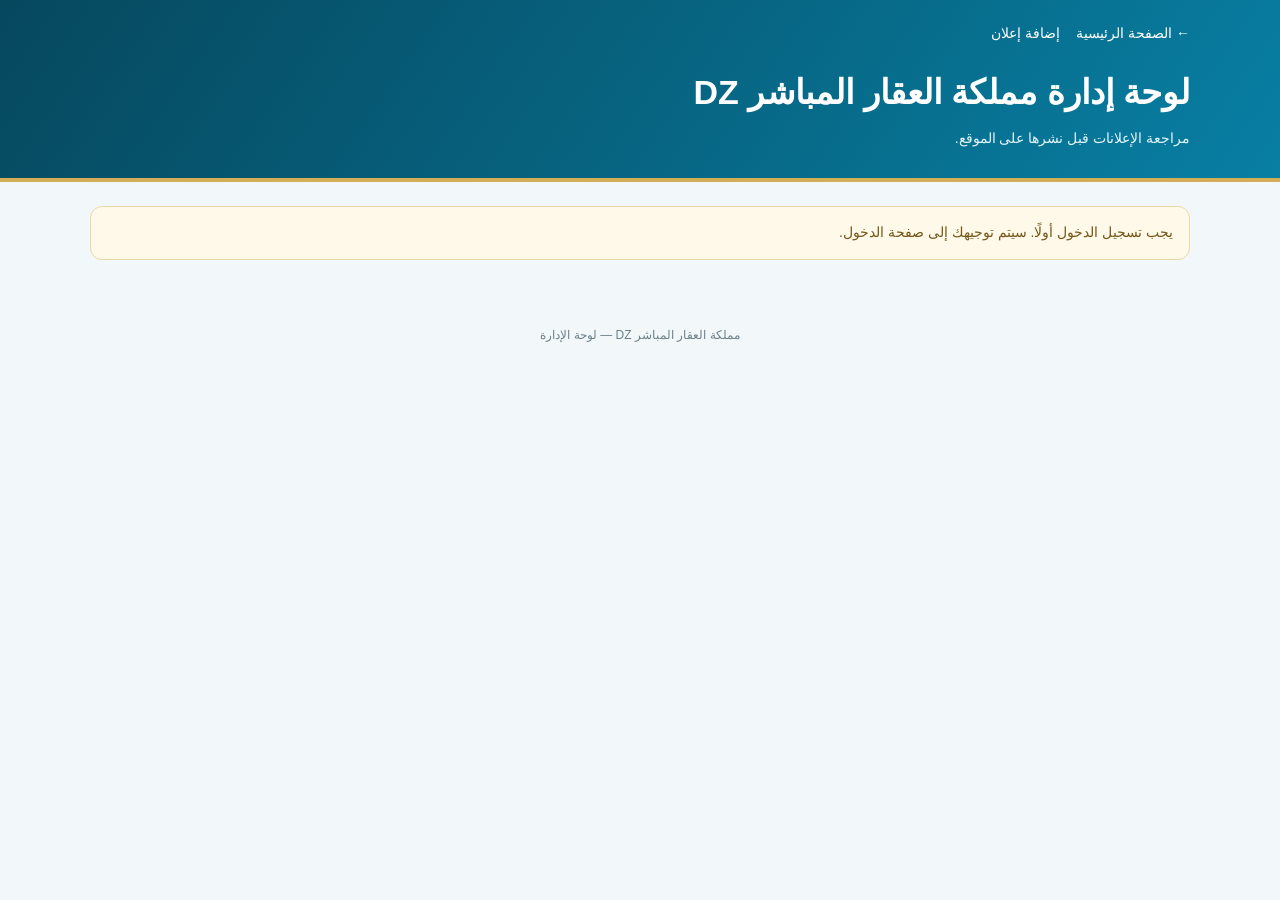
<file: admin.html>
<!DOCTYPE html>
<html lang="ar" dir="rtl">
<head>
  <meta charset="UTF-8">
  <meta name="viewport" content="width=device-width, initial-scale=1">

  <title>لوحة الإدارة | مملكة العقار المباشر DZ</title>
  <meta name="robots" content="noindex, nofollow">
  <meta name="description" content="لوحة مراجعة الإعلانات العقارية.">

  <link rel="stylesheet" href="style.css?v=4">

  <style>
    :root {
      --admin-blue: #07566f;
      --admin-blue-light: #087fa3;
      --admin-gold: #d4ad57;
      --admin-bg: #f2f7f9;
      --admin-text: #193744;
      --admin-muted: #6d818b;
      --admin-border: #dce7eb;
    }

    * {
      box-sizing: border-box;
    }

    body {
      margin: 0;
      background: var(--admin-bg);
      color: var(--admin-text);
      font-family: Arial, Tahoma, sans-serif;
      line-height: 1.7;
    }

    button,
    input {
      font: inherit;
    }

    button {
      cursor: pointer;
    }

    button:disabled {
      cursor: wait;
      opacity: .6;
    }

    .admin-header {
      padding: 22px 16px 28px;
      color: #fff;
      background: linear-gradient(125deg, #06485e, #087fa3);
      border-bottom: 4px solid var(--admin-gold);
    }

    .admin-header-inner {
      width: min(1100px, 100%);
      margin: auto;
    }

    .top-links {
      display: flex;
      flex-wrap: wrap;
      gap: 16px;
      margin-bottom: 18px;
    }

    .top-links a {
      color: #fff;
      font-size: 14px;
      text-decoration: none;
    }

    .top-links a:hover {
      color: #ffe6a7;
    }

    .admin-header h1 {
      margin: 0 0 5px;
      font-size: clamp(24px, 5vw, 34px);
    }

    .admin-header p {
      margin: 0;
      color: #e3f5fa;
      font-size: 14px;
    }

    .admin-container {
      width: min(1100px, calc(100% - 24px));
      margin: 24px auto 45px;
    }

    .notice {
      padding: 14px 16px;
      margin-bottom: 18px;
      border: 1px solid var(--admin-border);
      border-radius: 12px;
      background: #fff;
      font-size: 14px;
      overflow-wrap: anywhere;
    }

    .notice.error {
      color: #8a2828;
      background: #fff0f0;
      border-color: #efc3c3;
    }

    .notice.warning {
      color: #745719;
      background: #fff9e9;
      border-color: #ead8a7;
    }

    .notice.success {
      color: #205c31;
      background: #edf9f0;
      border-color: #bce4c6;
    }

    .notice a {
      color: inherit;
      font-weight: 700;
    }

    .toolbar {
      display: flex;
      flex-wrap: wrap;
      align-items: center;
      gap: 12px;
      margin-bottom: 18px;
    }

    .toolbar input {
      flex: 1 1 230px;
      min-width: 0;
      min-height: 46px;
      padding: 10px 13px;
      border: 1px solid #cfdee4;
      border-radius: 10px;
      background: #fff;
      color: var(--admin-text);
      outline: none;
    }

    .toolbar input:focus {
      border-color: var(--admin-blue-light);
      box-shadow: 0 0 0 3px rgba(8, 127, 163, .1);
    }

    .button {
      min-height: 44px;
      padding: 9px 15px;
      border: 0;
      border-radius: 9px;
      font-weight: 700;
    }

    .button-primary {
      color: #fff;
      background: var(--admin-blue);
    }

    .button-primary:hover {
      background: var(--admin-blue-light);
    }

    .button-approve {
      color: #fff;
      background: #247344;
    }

    .button-reject {
      color: #fff;
      background: #a52f37;
    }

    .button-neutral {
      color: var(--admin-blue);
      background: #e9f4f7;
      border: 1px solid #cfe4eb;
    }

    .results-count {
      margin: 0 0 14px;
      color: var(--admin-muted);
      font-size: 14px;
    }

    .property-list {
      display: grid;
      grid-template-columns: repeat(2, minmax(0, 1fr));
      gap: 16px;
    }

    .property-card {
      min-width: 0;
      padding: 19px;
      background: #fff;
      border: 1px solid var(--admin-border);
      border-radius: 15px;
      box-shadow: 0 5px 18px rgba(10, 68, 87, .045);
    }

    .property-card h2 {
      margin: 0 0 8px;
      color: var(--admin-blue);
      font-size: 19px;
      overflow-wrap: anywhere;
    }

    .property-meta {
      display: flex;
      flex-wrap: wrap;
      gap: 7px;
      margin: 10px 0;
    }

    .tag {
      display: inline-block;
      padding: 3px 9px;
      border-radius: 7px;
      color: #07566f;
      background: #eaf5f8;
      font-size: 12px;
    }

    .property-description {
      margin: 12px 0;
      font-size: 14px;
      overflow-wrap: anywhere;
      white-space: pre-wrap;
    }

    .property-details {
      display: grid;
      grid-template-columns: repeat(2, minmax(0, 1fr));
      gap: 8px;
      padding-top: 12px;
      border-top: 1px solid #edf1f3;
      font-size: 13px;
    }

    .detail-label {
      display: block;
      color: var(--admin-muted);
      font-size: 12px;
    }

    .property-id {
      margin-top: 12px;
      color: var(--admin-muted);
      font-size: 11px;
      overflow-wrap: anywhere;
      direction: ltr;
      text-align: right;
    }

    .property-actions {
      display: flex;
      flex-wrap: wrap;
      gap: 9px;
      margin-top: 16px;
    }

    .property-actions .button {
      flex: 1 1 120px;
    }

    .empty-state {
      padding: 35px 18px;
      text-align: center;
      background: #fff;
      border: 1px dashed #cbdde4;
      border-radius: 14px;
      color: var(--admin-muted);
    }

    .empty-state strong {
      display: block;
      margin-bottom: 6px;
      color: var(--admin-blue);
      font-size: 18px;
    }

    .admin-footer {
      padding: 20px 12px;
      color: var(--admin-muted);
      text-align: center;
      font-size: 12px;
    }

    [hidden] {
      display: none !important;
    }

    @media (max-width: 700px) {
      .property-list {
        grid-template-columns: 1fr;
      }

      .admin-container {
        width: calc(100% - 20px);
        margin-top: 16px;
      }

      .property-card {
        padding: 15px;
      }

      .toolbar > * {
        width: 100%;
      }

      .property-actions .button {
        flex: 1 1 100%;
      }
    }
  </style>
</head>

<body>

  <header class="admin-header">
    <div class="admin-header-inner">

      <nav class="top-links" aria-label="التنقل">
        <a href="index.html">← الصفحة الرئيسية</a>
        <a href="add-property.html">إضافة إعلان</a>
      </nav>

      <h1>لوحة إدارة مملكة العقار المباشر DZ</h1>

      <p>
        مراجعة الإعلانات قبل نشرها على الموقع.
      </p>

    </div>
  </header>

  <main class="admin-container">

    <div id="pageMessage" class="notice" role="status" aria-live="polite">
      جارٍ التحقق من صلاحيات المسؤول...
    </div>

    <section id="adminPanel" hidden>

      <div class="toolbar">

        <input
          id="searchInput"
          type="search"
          placeholder="ابحث بالعنوان أو الولاية أو البلدية..."
          aria-label="البحث في الإعلانات"
        >

        <button
          type="button"
          id="refreshButton"
          class="button button-primary"
        >
          تحديث القائمة
        </button>

      </div>

      <p id="resultsCount" class="results-count"></p>

      <div id="propertyList" class="property-list"></div>

      <div id="emptyState" class="empty-state" hidden>
        <strong>لا توجد إعلانات تنتظر المراجعة</strong>
        ستظهر هنا الإعلانات الجديدة التي تحتاج إلى قرار إداري.
      </div>

    </section>

  </main>

  <footer class="admin-footer">
    مملكة العقار المباشر DZ — لوحة الإدارة
  </footer>

  <script>
    "use strict";

    (() => {
      const SUPABASE_URL =
        "https://fppzejxdggnlscjcqmgk.supabase.co";

      const SUPABASE_KEY =
        "sb_publishable_qhAVIMpyEcE_Y_7L_9irrQ_Naru1RBC";

      const pageMessage = document.getElementById("pageMessage");
      const adminPanel = document.getElementById("adminPanel");
      const propertyList = document.getElementById("propertyList");
      const emptyState = document.getElementById("emptyState");
      const resultsCount = document.getElementById("resultsCount");
      const searchInput = document.getElementById("searchInput");
      const refreshButton = document.getElementById("refreshButton");

      let session = null;
      let properties = [];
      let busy = false;

      const CATEGORY_LABELS = {
        apartment: "شقة",
        house: "منزل",
        land: "أرض للبناء",
        farm: "أرض فلاحية",
        commercial: "عقار تجاري"
      };

      const OPERATION_LABELS = {
        sale: "للبيع",
        rent: "للكراء"
      };

      function showMessage(message, type = "") {
        pageMessage.className = "notice" + (type ? " " + type : "");
        pageMessage.textContent = message;
        pageMessage.hidden = false;
      }

      function escapeHTML(value) {
        return String(value ?? "").replace(/[&<>"']/g, character => ({
          "&": "&amp;",
          "<": "&lt;",
          ">": "&gt;",
          '"': "&quot;",
          "'": "&#39;"
        })[character]);
      }

      function getSession() {
        try {
          const raw = localStorage.getItem("supabaseSession");

          if (!raw) return null;

          const saved = JSON.parse(raw);

          if (
            !saved ||
            !saved.access_token ||
            !saved.user ||
            !saved.user.id
          ) {
            return null;
          }

          if (
            saved.expires_at &&
            Number(saved.expires_at) <
              Math.floor(Date.now() / 1000) + 30
          ) {
            return null;
          }

          return saved;
        } catch {
          return null;
        }
      }

      function getHeaders(extra = {}) {
        return {
          "apikey": SUPABASE_KEY,
          "Authorization": "Bearer " + session.access_token,
          ...extra
        };
      }

      async function request(path, options = {}) {
        const response = await fetch(
          SUPABASE_URL + path,
          {
            ...options,
            headers: getHeaders(options.headers || {})
          }
        );

        const text = await response.text();
        let data = null;

        if (text) {
          try {
            data = JSON.parse(text);
          } catch {
            data = text;
          }
        }

        if (!response.ok) {
          const message =
            data && typeof data === "object"
              ? (
                  data.message ||
                  data.error_description ||
                  data.error ||
                  "تعذر إكمال الطلب."
                )
              : "تعذر إكمال الطلب.";

          const error = new Error(message);
          error.status = response.status;
          throw error;
        }

        return data;
      }

      async function verifyAdmin() {
        session = getSession();

        if (!session) {
          showMessage(
            "يجب تسجيل الدخول أولًا. سيتم توجيهك إلى صفحة الدخول.",
            "warning"
          );

          window.setTimeout(() => {
            window.location.href = "login.html";
          }, 1200);

          return false;
        }

        const params = new URLSearchParams({
          select: "user_id",
          user_id: "eq." + session.user.id,
          limit: "1"
        });

        try {
          const rows = await request(
            "/rest/v1/admin_users?" + params.toString()
          );

          if (!Array.isArray(rows) || rows.length === 0) {
            showMessage(
              "هذا الحساب غير مسجل ضمن المسؤولين. لا يمكن فتح لوحة الإدارة.",
              "error"
            );

            return false;
          }

          return true;
        } catch (error) {
          if (error.status === 401) {
            showMessage(
              "انتهت جلسة الدخول أو لم تعد صالحة. سجّل الدخول من جديد.",
              "warning"
            );

            window.setTimeout(() => {
              window.location.href = "login.html";
            }, 1500);

            return false;
          }

          showMessage(
            "تعذر التحقق من صلاحيات المسؤول. تحقق من تسجيل الدخول وإعدادات Supabase. " +
            error.message,
            "error"
          );

          return false;
        }
      }

      function formatPrice(value) {
        const price = Number(value);

        if (!Number.isFinite(price)) {
          return "غير محدد";
        }

        return new Intl.NumberFormat("ar-DZ", {
          maximumFractionDigits: 2
        }).format(price) + " دج";
      }

      function formatDate(value) {
        if (!value) return "غير متوفر";

        const date = new Date(value);

        if (Number.isNaN(date.getTime())) {
          return "غير متوفر";
        }

        return new Intl.DateTimeFormat("ar-DZ", {
          dateStyle: "medium",
          timeStyle: "short"
        }).format(date);
      }

      function getSearchText(property) {
        return [
          property.title,
          property.wilaya,
          property.commune,
          property.description,
          CATEGORY_LABELS[property.category] || property.category,
          OPERATION_LABELS[property.operation] || property.operation
        ].join(" ").toLocaleLowerCase("ar");
      }

      function createCard(property) {
        const card = document.createElement("article");
        card.className = "property-card";

        const description = property.description
          ? escapeHTML(property.description)
          : "لم يضف صاحب الإعلان وصفًا.";

        const category =
          CATEGORY_LABELS[property.category] || property.category || "غير محدد";

        const operation =
          OPERATION_LABELS[property.operation] || property.operation || "غير محدد";

        const area =
          property.area_m2 == null
            ? "غير محددة"
            : escapeHTML(property.area_m2) + " م²";

        const bedrooms =
          property.bedrooms == null
            ? "غير محدد"
            : escapeHTML(property.bedrooms);

        const bathrooms =
          property.bathrooms == null
            ? "غير محدد"
            : escapeHTML(property.bathrooms);

        const detailsURL =
          "property-details.html?id=" +
          encodeURIComponent(property.id);

        card.innerHTML = `
          <h2>${escapeHTML(property.title || "إعلان بلا عنوان")}</h2>

          <div class="property-meta">
            <span class="tag">${escapeHTML(category)}</span>
            <span class="tag">${escapeHTML(operation)}</span>
            <span class="tag">بانتظار المراجعة</span>
          </div>

          <div class="property-description">${description}</div>

          <div class="property-details">
            <div>
              <span class="detail-label">الولاية</span>
              ${escapeHTML(property.wilaya || "غير محددة")}
            </div>

            <div>
              <span class="detail-label">البلدية</span>
              ${escapeHTML(property.commune || "غير محددة")}
            </div>

            <div>
              <span class="detail-label">السعر</span>
              ${escapeHTML(formatPrice(property.price))}
            </div>

            <div>
              <span class="detail-label">المساحة</span>
              ${area}
            </div>

            <div>
              <span class="detail-label">غرف النوم</span>
              ${bedrooms}
            </div>

            <div>
              <span class="detail-label">الحمامات</span>
              ${bathrooms}
            </div>

            <div>
              <span class="detail-label">تاريخ الإضافة</span>
              ${escapeHTML(formatDate(property.created_at))}
            </div>
          </div>

          <div class="property-id">
            ID: ${escapeHTML(property.id)}
          </div>

          <div class="property-actions">
            <button
              type="button"
              class="button button-approve"
              data-action="approve"
              data-id="${escapeHTML(property.id)}"
            >الموافقة والنشر</button>

            <button
              type="button"
              class="button button-reject"
              data-action="reject"
              data-id="${escapeHTML(property.id)}"
            >رفض الإعلان</button>

            <a
              class="button button-neutral"
              href="${detailsURL}"
              target="_blank"
              rel="noopener noreferrer"
              style="text-align:center;text-decoration:none"
            >فتح تفاصيل الإعلان</a>
          </div>
        `;

        return card;
      }

      function renderProperties() {
        const query = searchInput.value.trim().toLocaleLowerCase("ar");

        const filtered = properties.filter(property => {
          return getSearchText(property).includes(query);
        });

        propertyList.replaceChildren();

        for (const property of filtered) {
          propertyList.appendChild(createCard(property));
        }

        resultsCount.textContent =
          "الإعلانات المعروضة: " + filtered.length +
          " من أصل " + properties.length + " إعلان بانتظار المراجعة.";

        emptyState.hidden = filtered.length > 0;
        propertyList.hidden = filtered.length === 0;
      }

      async function loadProperties() {
        if (busy) return;

        busy = true;
        refreshButton.disabled = true;
        refreshButton.textContent = "جارٍ التحديث...";

        showMessage("جارٍ تحميل الإعلانات التي تنتظر المراجعة...");

        const params = new URLSearchParams({
          select: [
            "id",
            "title",
            "description",
            "category",
            "operation",
            "wilaya",
            "commune",
            "price",
            "area_m2",
            "bedrooms",
            "bathrooms",
            "created_at",
            "status"
          ].join(","),
          status: "eq.pending_review",
          order: "created_at.desc",
          limit: "100"
        });

        try {
          const rows = await request(
            "/rest/v1/properties?" + params.toString()
          );

          properties = Array.isArray(rows) ? rows : [];

          renderProperties();

          showMessage(
            properties.length
              ? "تم تحميل الإعلانات بنجاح. راجع تفاصيل كل إعلان قبل اتخاذ القرار."
              : "لا توجد حاليًا إعلانات تنتظر المراجعة.",
            "success"
          );
        } catch (error) {
          showMessage(
            "تعذر تحميل الإعلانات: " + error.message,
            "error"
          );
        } finally {
          busy = false;
          refreshButton.disabled = false;
          refreshButton.textContent = "تحديث القائمة";
        }
      }

      async function updatePropertyStatus(id, newStatus) {
        if (busy) return;

        const property = properties.find(item => item.id === id);

        if (!property || property.status !== "pending_review") {
          showMessage(
            "لم يعد هذا الإعلان ضمن قائمة الانتظار. حدّث القائمة أولًا.",
            "warning"
          );
          return;
        }

        const isApprove = newStatus === "published";

        const confirmation = isApprove
          ? "هل راجعت الإعلان وتؤكد الموافقة على نشره؟"
          : "هل تؤكد رفض هذا الإعلان؟ سيبقى محفوظًا في قاعدة البيانات بحالة مرفوض.";

        if (!window.confirm(confirmation)) {
          return;
        }

        busy = true;

        const buttons = propertyList.querySelectorAll(
          'button[data-id="' + CSS.escape(id) + '"]'
        );

        buttons.forEach(button => {
          button.disabled = true;
        });

        showMessage(
          isApprove
            ? "جارٍ نشر الإعلان..."
            : "جارٍ تحديث حالة الإعلان...",
          "warning"
        );

        try {
          const params = new URLSearchParams({
            id: "eq." + id,
            status: "eq.pending_review",
            select: "id,status"
          });

          const result = await request(
            "/rest/v1/properties?" + params.toString(),
            {
              method: "PATCH",
              headers: {
                "Content-Type": "application/json",
                "Prefer": "return=representation"
              },
              body: JSON.stringify({
                status: newStatus
              })
            }
          );

          if (!Array.isArray(result) || result.length === 0) {
            showMessage(
              "لم يتغير الإعلان. ربما عالجه مسؤول آخر أو لا تسمح سياسات قاعدة البيانات بهذا التعديل. حدّث القائمة.",
              "warning"
            );

            return;
          }

          properties = properties.filter(item => item.id !== id);
          renderProperties();

          showMessage(
            isApprove
              ? "تمت الموافقة على الإعلان ونشره بنجاح."
              : "تم رفض الإعلان. بقي محفوظًا في قاعدة البيانات.",
            "success"
          );
        } catch (error) {
          showMessage(
            "تعذر تحديث الإعلان: " + error.message,
            "error"
          );
        } finally {
          busy = false;
          await loadProperties();
        }
      }

      propertyList.addEventListener("click", async event => {
        const button = event.target.closest("button[data-action]");

        if (!button) return;

        const id = button.dataset.id;
        const action = button.dataset.action;

        if (action === "approve") {
          await updatePropertyStatus(id, "published");
        } else if (action === "reject") {
          await updatePropertyStatus(id, "rejected");
        }
      });

      searchInput.addEventListener("input", renderProperties);

      refreshButton.addEventListener("click", loadProperties);

      async function initialize() {
        const allowed = await verifyAdmin();

        if (!allowed) {
          adminPanel.hidden = true;
          return;
        }

        adminPanel.hidden = false;
        await loadProperties();
      }

      initialize();
    })();
  </script>

</body>
</html>
</file>
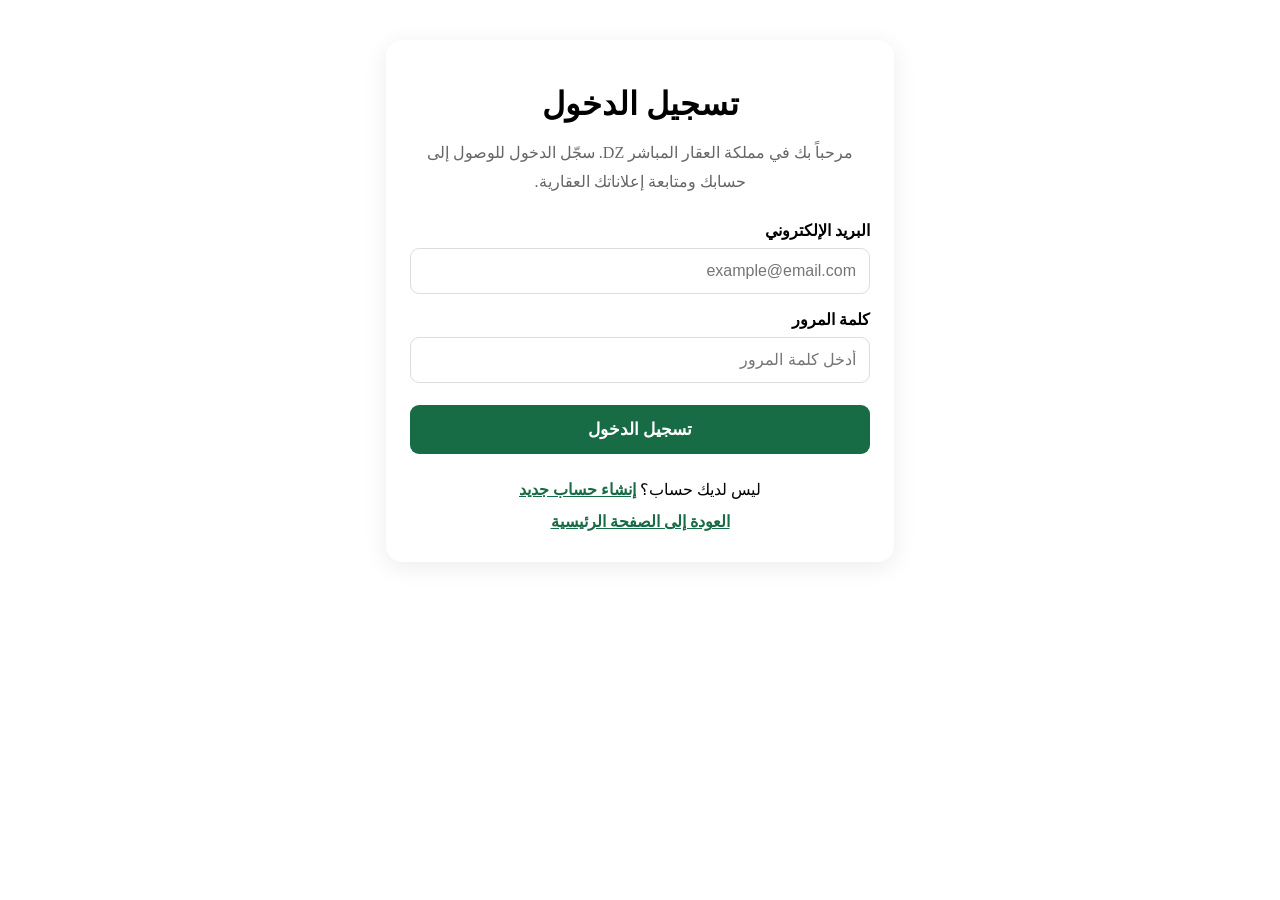
<file: login.html>
<!DOCTYPE html>
<html lang="ar" dir="rtl">
<head>
  <meta charset="UTF-8">
  <meta name="viewport" content="width=device-width, initial-scale=1.0">
  <title>تسجيل الدخول | مملكة العقار المباشر DZ</title>
  <link rel="stylesheet" href="style.css?v=4">

  <style>
    .auth-container {
      max-width: 460px;
      margin: 40px auto;
      padding: 24px;
      background: #fff;
      border-radius: 16px;
      box-shadow: 0 5px 24px rgba(0,0,0,.08);
    }

    .auth-container h1 {
      text-align: center;
      margin-bottom: 10px;
    }

    .auth-description {
      text-align: center;
      color: #666;
      margin-bottom: 24px;
      line-height: 1.8;
    }

    .auth-form label {
      display: block;
      margin: 16px 0 8px;
      font-weight: bold;
    }

    .auth-form input {
      width: 100%;
      padding: 13px;
      border: 1px solid #ddd;
      border-radius: 9px;
      font-size: 16px;
      box-sizing: border-box;
    }

    .auth-button {
      width: 100%;
      margin-top: 22px;
      padding: 14px;
      border: none;
      border-radius: 9px;
      background: #176b45;
      color: white;
      font-size: 17px;
      font-weight: bold;
      cursor: pointer;
    }

    .auth-button:disabled {
      opacity: .6;
      cursor: wait;
    }

    .auth-message {
      margin-top: 18px;
      padding: 12px;
      border-radius: 8px;
      line-height: 1.8;
      display: none;
      overflow-wrap: anywhere;
    }

    .auth-links {
      text-align: center;
      margin-top: 20px;
      line-height: 2;
    }

    .auth-links a {
      color: #176b45;
      font-weight: bold;
    }
  </style>
</head>

<body>
  <main class="auth-container">
    <h1>تسجيل الدخول</h1>

    <p class="auth-description">
      مرحباً بك في مملكة العقار المباشر DZ.
      سجّل الدخول للوصول إلى حسابك ومتابعة إعلاناتك العقارية.
    </p>

    <form id="loginForm" class="auth-form">
      <label for="email">البريد الإلكتروني</label>
      <input
        type="email"
        id="email"
        name="email"
        placeholder="example@email.com"
        autocomplete="email"
        required
      >

      <label for="password">كلمة المرور</label>
      <input
        type="password"
        id="password"
        name="password"
        placeholder="أدخل كلمة المرور"
        autocomplete="current-password"
        required
      >

      <button type="submit" id="loginButton" class="auth-button">
        تسجيل الدخول
      </button>
    </form>

    <div
      id="authMessage"
      class="auth-message"
      role="status"
      aria-live="polite"
    ></div>

    <div class="auth-links">
      ليس لديك حساب؟
      <a href="register.html">إنشاء حساب جديد</a>
      <br>
      <a href="index.html">العودة إلى الصفحة الرئيسية</a>
    </div>
  </main>

  <script>
    "use strict";

    const SUPABASE_URL =
      "https://fppzejxdggnlscjcqmgk.supabase.co";

    const SUPABASE_KEY =
      "sb_publishable_qhAVIMpyEcE_Y_7L_9irrQ_Naru1RBC";

    const form = document.getElementById("loginForm");
    const button = document.getElementById("loginButton");
    const message = document.getElementById("authMessage");

    function showMessage(text, success = false) {
      message.style.display = "block";
      message.style.background = success ? "#e8f7ee" : "#fff0f0";
      message.style.color = success ? "#176b45" : "#a12626";
      message.textContent = text;
    }

    form.addEventListener("submit", async function(event) {
      event.preventDefault();

      const email =
        document.getElementById("email").value.trim();

      const password =
        document.getElementById("password").value;

      button.disabled = true;
      button.textContent = "جارٍ تسجيل الدخول...";
      message.style.display = "none";

      try {
        const response = await fetch(
          SUPABASE_URL + "/auth/v1/token?grant_type=password",
          {
            method: "POST",
            headers: {
              "Content-Type": "application/json",
              "apikey": SUPABASE_KEY
            },
            body: JSON.stringify({
              email: email,
              password: password
            })
          }
        );

        const result = await response.json();

        if (!response.ok) {
          const errorCode =
            result.error_code || result.code || "";

          const errorText =
            result.msg || result.message || "";

          if (
            errorCode === "email_not_confirmed" ||
            errorText.toLowerCase().includes("email not confirmed")
          ) {
            showMessage(
              "يجب تأكيد بريدك الإلكتروني أولاً. تحقق من صندوق الوارد والبريد غير المرغوب فيه."
            );
          } else if (
            response.status === 400 ||
            response.status === 401
          ) {
            showMessage(
              "تعذر تسجيل الدخول. تحقق من البريد الإلكتروني وكلمة المرور، وتأكد من تفعيل الحساب."
            );
          } else {
            showMessage(
              "حدث خطأ أثناء تسجيل الدخول. حاول مرة أخرى لاحقاً."
            );
          }

          return;
        }

        if (!result.access_token || !result.user) {
          showMessage(
            "لم تكتمل عملية تسجيل الدخول. حاول مرة أخرى."
          );
          return;
        }

        const expiresAt = result.expires_at
          ? Number(result.expires_at)
          : Math.floor(Date.now() / 1000) +
            Number(result.expires_in || 3600);

        const session = {
          access_token: result.access_token,
          refresh_token: result.refresh_token || "",
          expires_at: expiresAt,
          token_type: result.token_type || "bearer",
          user: result.user
        };

        // حفظ الجلسة بالمفتاح الذي يستخدمه script.js
        localStorage.setItem(
          "supabaseSession",
          JSON.stringify(session)
        );

        showMessage(
          "تم تسجيل الدخول بنجاح! جارٍ فتح الصفحة الرئيسية...",
          true
        );

        button.textContent = "تم تسجيل الدخول";

        setTimeout(function() {
          window.location.replace("index.html");
        }, 700);

      } catch (error) {
        console.error("Login error:", error);

        showMessage(
          "تعذر الاتصال بالخادم. تحقق من اتصال الإنترنت وحاول مجدداً."
        );
      } finally {
        button.disabled = false;

        if (button.textContent === "جارٍ تسجيل الدخول...") {
          button.textContent = "تسجيل الدخول";
        }
      }
    });
  </script>
</body>
</html>
</file>
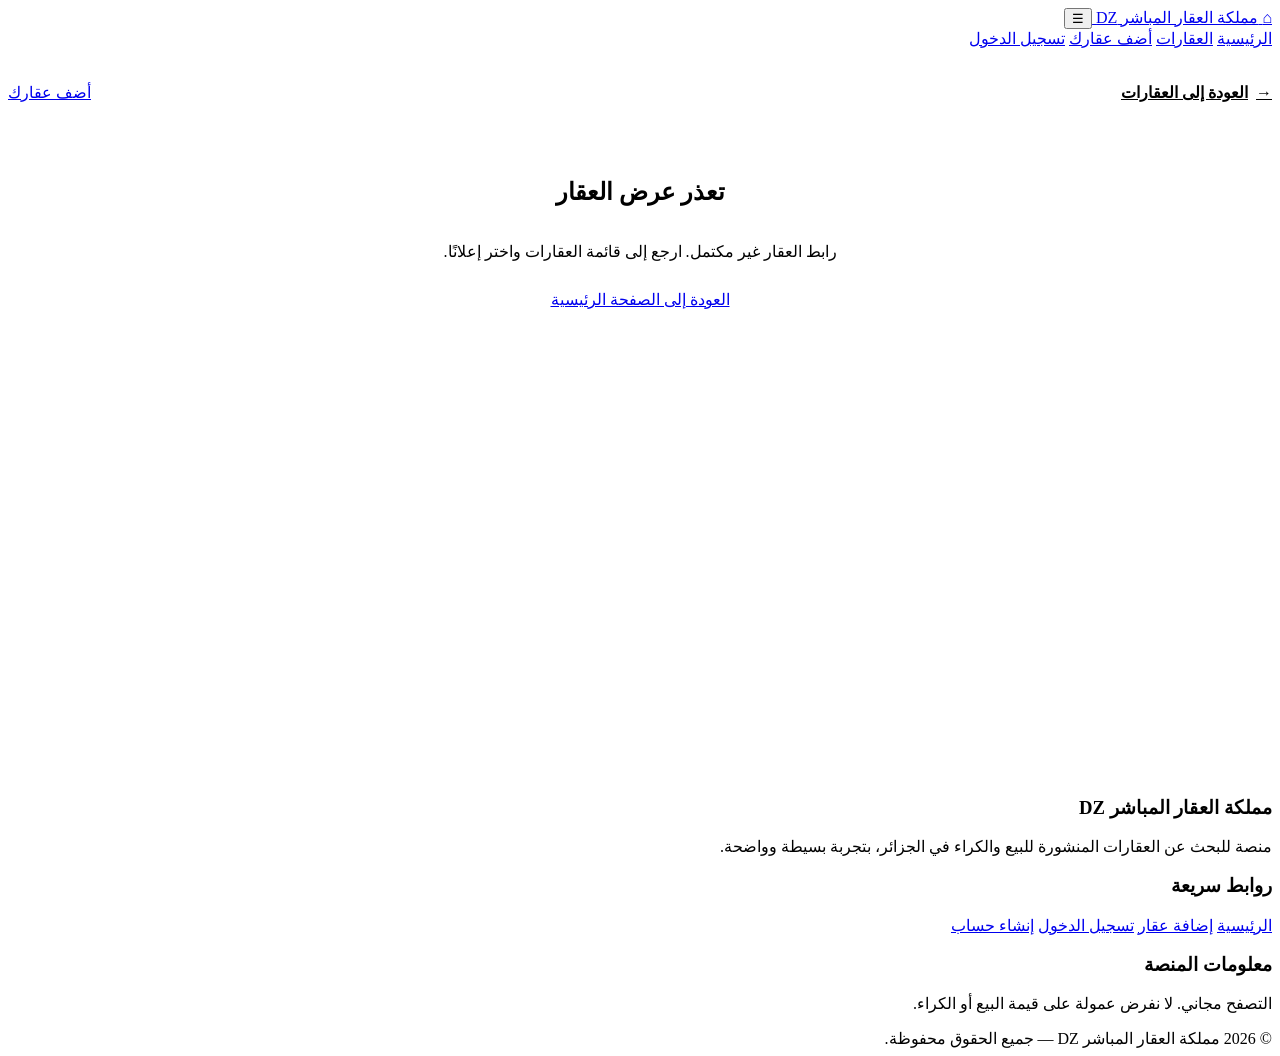
<file: property-details.html>
<!DOCTYPE html>
<html lang="ar" dir="rtl">
<head>
  <meta charset="UTF-8">
  <meta name="viewport" content="width=device-width, initial-scale=1">

  <title>تفاصيل العقار | مملكة العقار المباشر DZ</title>

  <meta
    name="description"
    content="اكتشف تفاصيل العقارات المنشورة للبيع والكراء في الجزائر عبر مملكة العقار المباشر."
  >

  <meta name="theme-color" content="#087fa3">

  <link rel="stylesheet" href="style.css?v=4">

  <style>
    .details-page {
      min-height: 70vh;
      padding: 35px 0 65px;
    }

    .details-topbar {
      display: flex;
      align-items: center;
      justify-content: space-between;
      flex-wrap: wrap;
      gap: 12px;
      margin-bottom: 22px;
    }

    .back-link {
      display: inline-flex;
      align-items: center;
      gap: 8px;
      color: var(--primary-dark);
      font-weight: 800;
    }

    .details-layout {
      display: grid;
      grid-template-columns: minmax(0, 1fr) 330px;
      gap: 24px;
      align-items: start;
    }

    .details-main,
    .details-sidebar {
      min-width: 0;
    }

    .details-card {
      overflow: hidden;
      background: #fff;
      border: 1px solid var(--border);
      border-radius: 20px;
      box-shadow: var(--shadow-sm);
      margin-bottom: 20px;
    }

    .details-cover {
      min-height: 240px;
      display: flex;
      align-items: center;
      justify-content: center;
      text-align: center;
      padding: 30px 20px;
      color: var(--primary-dark);
      background:
        radial-gradient(
          circle at 20% 20%,
          rgba(18,163,200,.15),
          transparent 35%
        ),
        linear-gradient(135deg,#e6f5fa,#fff9eb);
    }

    .details-cover-icon {
      font-size: 66px;
      line-height: 1.4;
    }

    .details-cover p {
      margin: 8px 0 0;
      color: var(--text-secondary);
      font-size: 13px;
    }

    .details-cover img,
    .details-cover video {
      width: 100%;
      max-height: 480px;
      object-fit: contain;
      background: #f0f6fa;
    }

    .details-cover.has-media {
      display: block;
      padding: 0;
    }

    .details-body {
      padding: 26px;
    }

    .details-badges {
      display: flex;
      flex-wrap: wrap;
      gap: 9px;
      margin-bottom: 15px;
    }

    .details-badge {
      display: inline-flex;
      align-items: center;
      padding: 6px 12px;
      border-radius: 8px;
      font-size: 12px;
      font-weight: 800;
      background: var(--primary-soft);
      color: var(--primary-dark);
    }

    .details-badge.gold {
      background: #fff6df;
      color: #8a651c;
      border: 1px solid #f0dfb4;
    }

    .details-title {
      margin: 0 0 12px;
      color: var(--primary-dark);
      font-size: clamp(24px, 4vw, 34px);
      line-height: 1.6;
      font-weight: 900;
      overflow-wrap: anywhere;
    }

    .details-location {
      display: flex;
      align-items: flex-start;
      gap: 8px;
      margin-bottom: 20px;
      color: var(--text-secondary);
      line-height: 1.9;
    }

    .details-price {
      margin: 20px 0;
      padding: 20px;
      background: linear-gradient(135deg,#edf9fd,#fffaf0);
      border: 1px solid #dcebf0;
      border-right: 4px solid var(--gold);
      border-radius: 13px;
    }

    .details-price-label {
      display: block;
      color: var(--text-secondary);
      font-size: 13px;
      margin-bottom: 4px;
    }

    .details-price-value {
      color: var(--primary-dark);
      font-size: clamp(25px, 4vw, 34px);
      font-weight: 900;
      overflow-wrap: anywhere;
    }

    .details-specs {
      display: grid;
      grid-template-columns: repeat(2,minmax(0,1fr));
      gap: 12px;
      margin: 22px 0;
    }

    .details-spec {
      padding: 15px;
      background: #f7fafc;
      border: 1px solid var(--border);
      border-radius: 12px;
      min-width: 0;
    }

    .details-spec-label {
      display: block;
      color: var(--text-secondary);
      font-size: 12px;
      margin-bottom: 5px;
    }

    .details-spec-value {
      display: block;
      color: var(--primary-dark);
      font-size: 15px;
      font-weight: 900;
      overflow-wrap: anywhere;
    }

    .details-section-title {
      margin: 25px 0 12px;
      color: var(--primary-dark);
      font-size: 20px;
      font-weight: 900;
    }

    .details-description {
      color: #425c6a;
      line-height: 2.1;
      overflow-wrap: anywhere;
      white-space: pre-wrap;
    }

    .sidebar-box {
      padding: 22px;
      background: #fff;
      border: 1px solid var(--border);
      border-radius: 18px;
      box-shadow: var(--shadow-sm);
      margin-bottom: 18px;
    }

    .sidebar-box h2 {
      margin: 0 0 12px;
      color: var(--primary-dark);
      font-size: 19px;
    }

    .sidebar-box p {
      color: var(--text-secondary);
      font-size: 13px;
      line-height: 2;
    }

    .contact-privacy {
      padding: 13px;
      margin: 15px 0;
      color: var(--primary-dark);
      background: var(--primary-soft);
      border-radius: 10px;
      font-size: 12px;
      line-height: 1.9;
    }

    .trust-list {
      padding: 0;
      margin: 15px 0 0;
      list-style: none;
    }

    .trust-list li {
      padding: 9px 0;
      color: var(--text-secondary);
      border-bottom: 1px solid var(--border);
      font-size: 13px;
    }

    .trust-list li:last-child {
      border-bottom: 0;
    }

    .details-message {
      padding: 24px;
      margin: 20px 0;
      text-align: center;
      background: #fff;
      border: 1px solid var(--border);
      border-radius: 15px;
      color: var(--text-secondary);
      line-height: 2;
    }

    .details-message h2 {
      color: var(--primary-dark);
    }

    .details-actions {
      display: flex;
      flex-direction: column;
      gap: 10px;
      margin-top: 18px;
    }

    .details-actions .btn {
      width: 100%;
    }

    @media (max-width: 850px) {
      .details-layout {
        grid-template-columns: 1fr;
      }

      .details-sidebar {
        display: grid;
        grid-template-columns: repeat(2,minmax(0,1fr));
        gap: 14px;
      }

      .sidebar-box {
        margin-bottom: 0;
      }
    }

    @media (max-width: 550px) {
      .details-page {
        padding-top: 22px;
      }

      .details-body {
        padding: 19px 15px;
      }

      .details-cover {
        min-height: 190px;
      }

      .details-cover-icon {
        font-size: 52px;
      }

      .details-specs {
        gap: 9px;
      }

      .details-spec {
        padding: 12px 10px;
      }

      .details-sidebar {
        grid-template-columns: 1fr;
      }

      .details-topbar .btn {
        width: 100%;
      }
    }
  </style>
</head>

<body>

<header>
  <div class="navbar">

    <a href="index.html" class="logo">
      <span aria-hidden="true">⌂</span>
      <span>مملكة العقار المباشر DZ</span>
    </a>

    <button
      class="nav-toggle"
      type="button"
      aria-label="فتح القائمة"
      aria-expanded="false"
    >☰</button>

    <nav class="nav-links">
      <a href="index.html">الرئيسية</a>
      <a href="index.html#propertiesSection">العقارات</a>
      <a href="add-property.html">أضف عقارك</a>
      <a href="login.html">تسجيل الدخول</a>
    </nav>

  </div>
</header>

<main class="details-page">
  <div class="container">

    <div class="details-topbar">
      <a href="index.html" class="back-link">
        <span aria-hidden="true">→</span>
        العودة إلى العقارات
      </a>

      <a href="add-property.html" class="btn btn-gold">
        أضف عقارك
      </a>
    </div>

    <div id="detailsMessage" class="details-message">
      جارٍ تحميل تفاصيل العقار...
    </div>

    <div id="propertyDetails" hidden>

      <div class="details-layout">

        <div class="details-main">

          <article class="details-card">

            <div class="details-cover" id="detailsCover">
              <div>
                <div class="details-cover-icon" aria-hidden="true">⌂</div>
                <strong>مملكة العقار المباشر DZ</strong>
                <p>منصتك للبحث عن العقارات في الجزائر</p>
              </div>
            </div>

            <div class="details-body">

              <div class="details-badges">
                <span class="details-badge" id="propertyOperation">
                  العقار
                </span>

                <span class="details-badge gold" id="propertyCategory">
                  التصنيف
                </span>
              </div>

              <h1 class="details-title" id="propertyTitle">
                تفاصيل العقار
              </h1>

              <div class="details-location">
                <span aria-hidden="true">📍</span>
                <span id="propertyLocation"></span>
              </div>

              <div class="details-price">
                <span class="details-price-label">السعر المعلن</span>
                <span class="details-price-value" id="propertyPrice"></span>
              </div>

              <h2 class="details-section-title">مواصفات العقار</h2>

              <div class="details-specs">

                <div class="details-spec">
                  <span class="details-spec-label">المساحة</span>
                  <span class="details-spec-value" id="propertyArea">غير محددة</span>
                </div>

                <div class="details-spec">
                  <span class="details-spec-label">عدد الغرف</span>
                  <span class="details-spec-value" id="propertyBedrooms">غير محدد</span>
                </div>

                <div class="details-spec">
                  <span class="details-spec-label">عدد الحمامات</span>
                  <span class="details-spec-value" id="propertyBathrooms">غير محدد</span>
                </div>

                <div class="details-spec">
                  <span class="details-spec-label">تاريخ النشر</span>
                  <span class="details-spec-value" id="propertyDate">غير محدد</span>
                </div>

              </div>

              <h2 class="details-section-title">وصف العقار</h2>

              <div class="details-description" id="propertyDescription">
                لا يوجد وصف إضافي.
              </div>

            </div>
          </article>

        </div>

        <aside class="details-sidebar">

          <section class="sidebar-box">
            <h2>التواصل مع البائع</h2>

            <p>
              نحافظ على خصوصية رقم هاتف البائع، ولا نعرضه ضمن تفاصيل
              الإعلان العامة.
            </p>

            <div class="contact-privacy">
              🔒 رقم الهاتف غير معروض للعامة.
              سيظهر وفق نظام الوصول والدفع المعتمد في المنصة بعد تفعيله.
            </div>

            <div class="details-actions">
              <a href="login.html" class="btn btn-primary">
                تسجيل الدخول
              </a>

              <a href="register.html" class="btn btn-outline">
                إنشاء حساب
              </a>
            </div>
          </section>

          <section class="sidebar-box">
            <h2>تصفح بثقة</h2>

            <ul class="trust-list">
              <li>✓ تصفح الإعلانات المنشورة مجانًا.</li>
              <li>✓ لا نفرض عمولة على قيمة الصفقة العقارية.</li>
              <li>✓ تحقق من العقار ومعلوماته قبل الاتفاق.</li>
              <li>✓ لا ترسل أموالًا قبل التحقق من الطرف الآخر.</li>
            </ul>
          </section>

        </aside>

      </div>

    </div>

  </div>
</main>

<footer>
  <div class="container">

    <div class="footer-content">

      <div>
        <h3>مملكة العقار المباشر DZ</h3>
        <p>
          منصة للبحث عن العقارات المنشورة للبيع والكراء في الجزائر،
          بتجربة بسيطة وواضحة.
        </p>
      </div>

      <div>
        <h3>روابط سريعة</h3>
        <div class="footer-links">
          <a href="index.html">الرئيسية</a>
          <a href="add-property.html">إضافة عقار</a>
          <a href="login.html">تسجيل الدخول</a>
          <a href="register.html">إنشاء حساب</a>
        </div>
      </div>

      <div>
        <h3>معلومات المنصة</h3>
        <p>
          التصفح مجاني. لا نفرض عمولة على قيمة البيع أو الكراء.
        </p>
      </div>

    </div>

    <div class="footer-bottom">
      © <span id="currentYear"></span>
      مملكة العقار المباشر DZ — جميع الحقوق محفوظة.
    </div>

  </div>
</footer>

<script src="script.js?v=4"></script>

<script>
(function () {
  "use strict";

  const SUPABASE_URL =
    "https://fppzejxdggnlscjcqmgk.supabase.co";

  const SUPABASE_KEY =
    "sb_publishable_qhAVIMpyEcE_Y_7L_9irrQ_Naru1RBC";

  const message = document.getElementById("detailsMessage");
  const details = document.getElementById("propertyDetails");

  function setText(id, value) {
    const element = document.getElementById(id);

    if (element) {
      element.textContent = value;
    }
  }

  function formatPrice(value) {
    const number = Number(value);

    if (!Number.isFinite(number)) {
      return "السعر غير محدد";
    }

    return new Intl.NumberFormat("fr-DZ", {
      maximumFractionDigits: 2
    }).format(number) + " دج";
  }

  function formatDate(value) {
    if (!value) return "غير محدد";

    const date = new Date(value);

    if (Number.isNaN(date.getTime())) {
      return "غير محدد";
    }

    return new Intl.DateTimeFormat("ar-DZ", {
      year: "numeric",
      month: "long",
      day: "numeric"
    }).format(date);
  }

  function showError(text) {
    message.hidden = false;
    message.replaceChildren();

    const title = document.createElement("h2");
    title.textContent = "تعذر عرض العقار";

    const paragraph = document.createElement("p");
    paragraph.textContent = text;

    const link = document.createElement("a");
    link.href = "index.html";
    link.className = "btn btn-primary";
    link.textContent = "العودة إلى الصفحة الرئيسية";

    message.append(title, paragraph, link);
    details.hidden = true;
  }

  async function loadProperty() {
    const params = new URLSearchParams(window.location.search);
    const id = params.get("id");

    if (!id) {
      showError("رابط العقار غير مكتمل. ارجع إلى قائمة العقارات واختر إعلانًا.");
      return;
    }

    /*
      Validate UUID format before querying Supabase.
    */
    const uuidPattern =
      /^[0-9a-f]{8}-[0-9a-f]{4}-[1-8][0-9a-f]{3}-[89ab][0-9a-f]{3}-[0-9a-f]{12}$/i;

    if (!uuidPattern.test(id)) {
      showError("معرّف العقار غير صالح.");
      return;
    }

    try {
      const query = new URLSearchParams();

      query.set(
        "select",
        [
          "id",
          "title",
          "description",
          "category",
          "operation",
          "wilaya",
          "commune",
          "price",
          "area_m2",
          "bedrooms",
          "bathrooms",
          "created_at"
        ].join(",")
      );

      query.set("id", "eq." + id);
      query.set("status", "eq.published");
      query.set("limit", "1");

      const response = await fetch(
        SUPABASE_URL +
          "/rest/v1/properties?" +
          query.toString(),
        {
          method: "GET",
          headers: {
            "apikey": SUPABASE_KEY,
            "Authorization": "Bearer " + SUPABASE_KEY
          }
        }
      );

      if (!response.ok) {
        throw new Error("تعذر الاتصال بقاعدة بيانات العقارات.");
      }

      const results = await response.json();

      if (!Array.isArray(results) || results.length === 0) {
        showError(
          "هذا العقار غير موجود أو لم تتم الموافقة على نشره بعد."
        );
        return;
      }

      const property = results[0];

      setText("propertyTitle", property.title || "عقار بدون عنوان");

      setText(
        "propertyOperation",
        property.operation === "rent" ? "للكراء" : "للبيع"
      );

      const categoryLabels = {
        apartment: "شقة",
        house: "منزل",
        land: "أرض للبناء",
        farm: "أرض فلاحية",
        commercial: "محل تجاري"
      };

      setText(
        "propertyCategory",
        categoryLabels[property.category] || "عقار"
      );

      setText(
        "propertyLocation",
        [property.commune, property.wilaya]
          .filter(Boolean)
          .join("، ") || "الموقع غير محدد"
      );

      setText("propertyPrice", formatPrice(property.price));

      setText(
        "propertyArea",
        property.area_m2
          ? Number(property.area_m2).toLocaleString("ar-DZ") + " م²"
          : "غير محددة"
      );

      setText(
        "propertyBedrooms",
        property.bedrooms !== null &&
        property.bedrooms !== undefined
          ? String(property.bedrooms)
          : "غير محدد"
      );

      setText(
        "propertyBathrooms",
        property.bathrooms !== null &&
        property.bathrooms !== undefined
          ? String(property.bathrooms)
          : "غير محدد"
      );

      setText("propertyDate", formatDate(property.created_at));

      setText(
        "propertyDescription",
        property.description || "لم يضف البائع وصفًا إضافيًا لهذا العقار."
      );

      document.title =
        (property.title || "تفاصيل العقار") +
        " | مملكة العقار المباشر DZ";

      message.hidden = true;
      details.hidden = false;

    } catch (error) {
      console.error("Property details error:", error);

      showError(
        "حدث خطأ أثناء تحميل تفاصيل العقار. تحقق من اتصال الإنترنت وحاول مجددًا."
      );
    }
  }

  const year = document.getElementById("currentYear");

  if (year) {
    year.textContent = new Date().getFullYear();
  }

  loadProperty();
})();
</script>

</body>
</html>
</file>
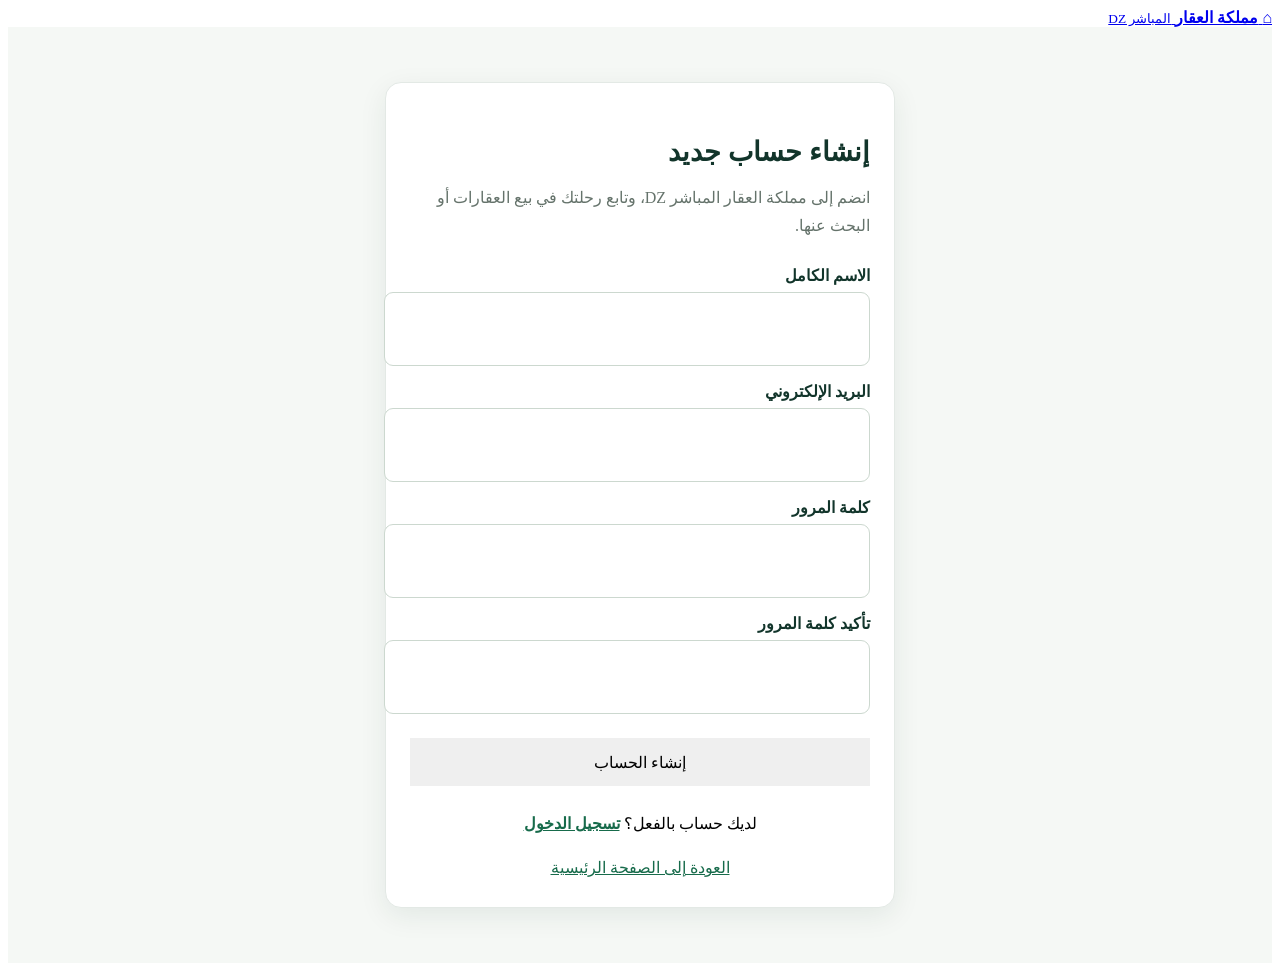
<file: register.html>
<!DOCTYPE html>
<html lang="ar" dir="rtl">
<head>
    <meta charset="UTF-8">
    <meta name="viewport" content="width=device-width, initial-scale=1.0">
    <meta name="theme-color" content="#12352b">

    <title>إنشاء حساب | مملكة العقار المباشر DZ</title>

    <link rel="stylesheet" href="style.css?v=3">

    <style>
        .auth-section {
            min-height: 75vh;
            padding: 55px 15px;
            display: flex;
            align-items: center;
            justify-content: center;
            background: #f5f8f5;
        }

        .auth-card {
            width: 100%;
            max-width: 460px;
            padding: 30px 24px;
            background: #fff;
            border: 1px solid #e3e9e5;
            border-radius: 16px;
            box-shadow: 0 8px 28px rgba(18, 53, 43, 0.08);
        }

        .auth-card h1 {
            color: #12352b;
            margin-bottom: 10px;
            font-size: 1.7rem;
        }

        .auth-intro {
            color: #65736b;
            line-height: 1.8;
            margin-bottom: 25px;
        }

        .auth-form label {
            display: block;
            margin: 16px 0 7px;
            font-weight: 600;
            color: #12352b;
        }

        .auth-form input {
            display: block;
            width: 100%;
            min-height: 48px;
            padding: 12px;
            border: 1px solid #ccd8cf;
            border-radius: 9px;
            font: inherit;
            background: #fff;
        }

        .auth-form input:focus {
            outline: 2px solid #176b4b;
            outline-offset: 2px;
        }

        .auth-submit {
            width: 100%;
            margin-top: 24px;
            min-height: 48px;
            border: 0;
            cursor: pointer;
            font: inherit;
        }

        .auth-message {
            margin-top: 18px;
            padding: 12px;
            border-radius: 8px;
            line-height: 1.8;
            overflow-wrap: anywhere;
            display: none;
        }

        .auth-message.visible {
            display: block;
        }

        .auth-message.error {
            background: #fff0f0;
            color: #9c2222;
        }

        .auth-message.success {
            background: #edf8f0;
            color: #176b4b;
        }

        .auth-footer {
            margin-top: 22px;
            text-align: center;
            line-height: 2;
        }

        .auth-footer a {
            color: #176b4b;
            font-weight: 700;
        }

        .auth-home {
            display: block;
            text-align: center;
            margin-top: 18px;
            color: #176b4b;
        }
    </style>
</head>

<body>

    <header class="site-header">
        <div class="container header-content">

            <a href="index.html" class="brand">
                <span class="brand-icon">⌂</span>
                <span class="brand-text">
                    <strong>مملكة العقار</strong>
                    <small>المباشر DZ</small>
                </span>
            </a>

        </div>
    </header>

    <main>
        <section class="auth-section">
            <div class="auth-card">

                <h1>إنشاء حساب جديد</h1>

                <p class="auth-intro">
                    انضم إلى مملكة العقار المباشر DZ،
                    وتابع رحلتك في بيع العقارات أو البحث عنها.
                </p>

                <form id="registerForm" class="auth-form">

                    <label for="fullName">الاسم الكامل</label>
                    <input
                        type="text"
                        id="fullName"
                        name="fullName"
                        autocomplete="name"
                        required
                        maxlength="100"
                    >

                    <label for="email">البريد الإلكتروني</label>
                    <input
                        type="email"
                        id="email"
                        name="email"
                        autocomplete="email"
                        required
                    >

                    <label for="password">كلمة المرور</label>
                    <input
                        type="password"
                        id="password"
                        name="password"
                        autocomplete="new-password"
                        minlength="8"
                        required
                    >

                    <label for="confirmPassword">تأكيد كلمة المرور</label>
                    <input
                        type="password"
                        id="confirmPassword"
                        name="confirmPassword"
                        autocomplete="new-password"
                        minlength="8"
                        required
                    >

                    <button
                        type="submit"
                        id="registerButton"
                        class="btn btn-primary auth-submit"
                    >
                        إنشاء الحساب
                    </button>

                    <div
                        id="registerMessage"
                        class="auth-message"
                        role="status"
                        aria-live="polite"
                    ></div>

                </form>

                <div class="auth-footer">
                    لديك حساب بالفعل؟
                    <a href="login.html">تسجيل الدخول</a>
                </div>

                <a href="index.html" class="auth-home">
                    العودة إلى الصفحة الرئيسية
                </a>

            </div>
        </section>
    </main>

    <script>
        "use strict";

        const SUPABASE_URL =
            "https://fppzejxdggnlscjcqmgk.supabase.co";

        const SUPABASE_KEY =
            "sb_publishable_qhAVIMpyEcE_Y_7L_9irrQ_Naru1RBC";

        const form = document.getElementById("registerForm");
        const message = document.getElementById("registerMessage");
        const button = document.getElementById("registerButton");

        function showMessage(text, type) {
            message.textContent = text;
            message.className = "auth-message visible " + type;
        }

        form.addEventListener("submit", async function (event) {

            event.preventDefault();

            const fullName =
                document.getElementById("fullName").value.trim();

            const email =
                document.getElementById("email").value.trim();

            const password =
                document.getElementById("password").value;

            const confirmPassword =
                document.getElementById("confirmPassword").value;

            if (password.length < 8) {
                showMessage(
                    "يجب أن تتكون كلمة المرور من 8 أحرف على الأقل.",
                    "error"
                );
                return;
            }

            if (password !== confirmPassword) {
                showMessage(
                    "كلمتا المرور غير متطابقتين.",
                    "error"
                );
                return;
            }

            button.disabled = true;
            button.textContent = "جارٍ إنشاء الحساب...";
            message.className = "auth-message";

            try {

                const response = await fetch(
                    SUPABASE_URL + "/auth/v1/signup",
                    {
                        method: "POST",
                        headers: {
                            "Content-Type": "application/json",
                            "apikey": SUPABASE_KEY
                        },
                        body: JSON.stringify({
                            email: email,
                            password: password,
                            data: {
                                full_name: fullName
                            }
                        })
                    }
                );

                const result = await response.json();

                if (!response.ok) {
                    throw new Error(
                        result.msg ||
                        result.message ||
                        result.error_description ||
                        result.error ||
                        "تعذر إنشاء الحساب."
                    );
                }

                if (result.session) {

                    showMessage(
                        "تم إنشاء الحساب بنجاح. سنجهز الآن صفحة الدخول إلى حسابك.",
                        "success"
                    );

                } else {

                    showMessage(
                        "تم إرسال طلب إنشاء الحساب. إذا كان تأكيد البريد الإلكتروني مفعّلًا، افتح بريدك واتبع رابط التأكيد قبل تسجيل الدخول.",
                        "success"
                    );
                }

                form.reset();

            } catch (error) {

                console.error("Registration error:", error);

                showMessage(
                    error.message ||
                    "حدث خطأ أثناء التسجيل. حاول مرة أخرى.",
                    "error"
                );

            } finally {

                button.disabled = false;
                button.textContent = "إنشاء الحساب";

            }
        });
    </script>

</body>
</html>
</file>
<file: style.css>
/* تصغير بطاقة العقار دون تغيير عدد الأعمدة */
.property-card {
    min-width: 0 !important;
    height: auto !important;
    overflow: hidden;
    border-radius: 12px;
}

.property-image,
.property-card-image {
    height: 125px !important;
    min-height: 125px !important;
    max-height: 125px !important;
    overflow: hidden;
}

.property-image .property-placeholder {
    height: 100% !important;
}

.property-image .property-placeholder span:first-child {
    font-size: 30px !important;
}

.property-card-content {
    padding: 12px !important;
    gap: 6px;
}

.property-title {
    font-size: 15px !important;
    line-height: 1.5 !important;
    margin: 4px 0 !important;
    overflow-wrap: anywhere;
}

.property-location,
.property-price,
.property-meta,
.property-card-content p {
    font-size: 12px !important;
    line-height: 1.6 !important;
}

.property-card-content p {
    display: -webkit-box;
    -webkit-box-orient: vertical;
    -webkit-line-clamp: 2;
    overflow: hidden;
    overflow-wrap: anywhere;
}

.property-card-content .btn,
.property-card-content .btn-primary {
    min-height: 38px;
    padding: 9px 10px !important;
    font-size: 12px !important;
    margin-top: 5px;
}

@media (max-width: 600px) {
    .property-image,
    .property-card-image {
        height: 110px !important;
        min-height: 110px !important;
        max-height: 110px !important;
    }

    .property-card-content {
        padding: 9px !important;
    }

    .property-title {
        font-size: 13px !important;
    }

    .property-price {
        font-size: 13px !important;
    }
}
</file>
